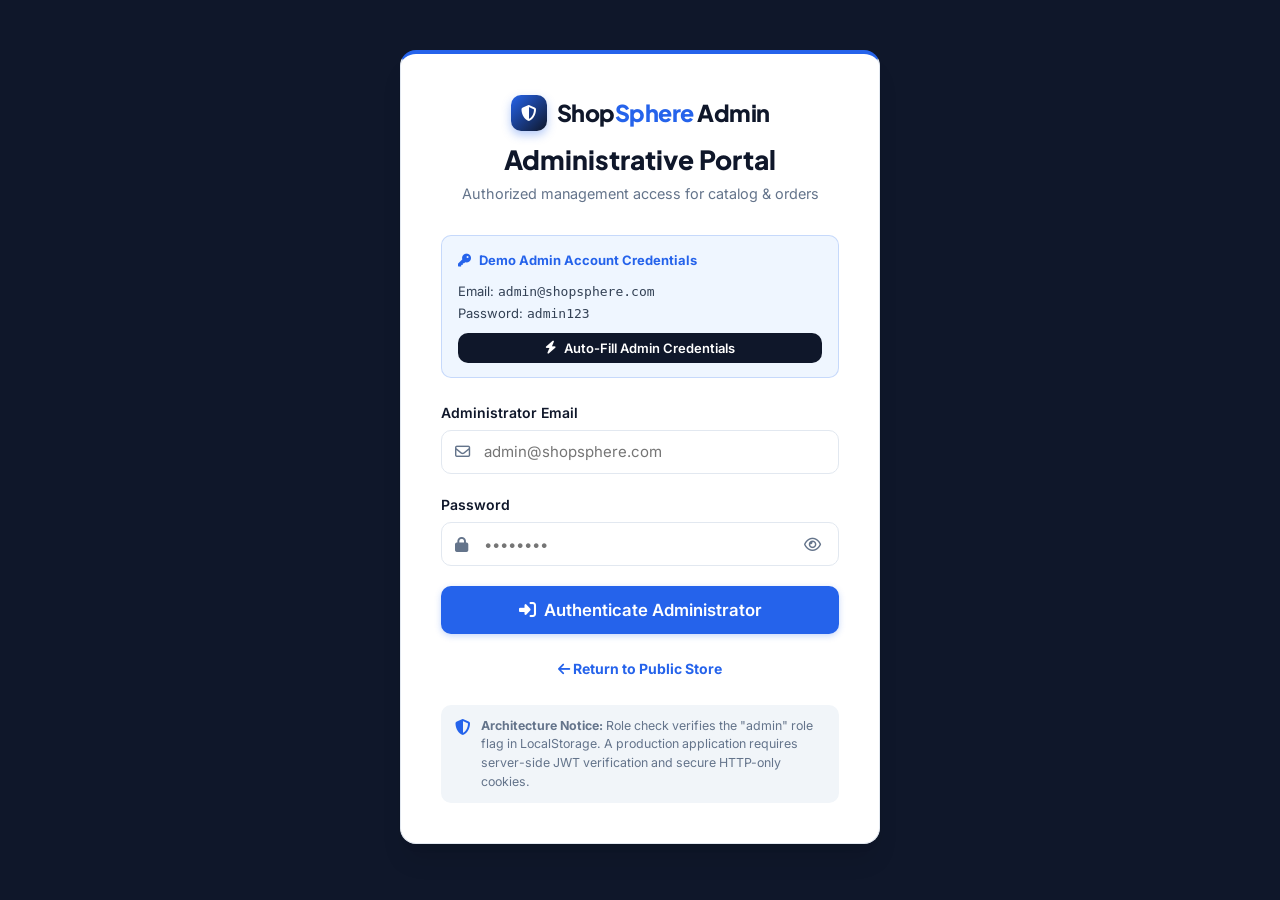
<file: admin-login.html>
<!DOCTYPE html>
<html lang="en">
<head>
  <meta charset="UTF-8">
  <meta name="viewport" content="width=device-width, initial-scale=1.0">
  <title>Admin Portal Login – ShopSphere</title>
  
  <!-- Fonts & Icons -->
  <link rel="icon" type="image/svg+xml" href="assets/icons/favicon.svg">
  <link rel="preconnect" href="https://fonts.googleapis.com">
  <link rel="icon" type="image/svg+xml" href="assets/icons/favicon.svg">
  <link rel="preconnect" href="https://fonts.gstatic.com" crossorigin>
  <link href="https://fonts.googleapis.com/css2?family=Inter:wght@300;400;500;600;700;800&family=Plus+Jakarta+Sans:wght@600;700;800&display=swap" rel="stylesheet">
  <link rel="stylesheet" href="https://cdnjs.cloudflare.com/ajax/libs/font-awesome/6.5.1/css/all.min.css">
  
  <!-- Stylesheets -->
  <link rel="stylesheet" href="css/style.css">
  <link rel="stylesheet" href="css/auth.css">
  <link rel="stylesheet" href="css/responsive.css">
</head>
<body style="background-color: #0f172a;">

  <main class="auth-page">
    <div class="auth-card" style="border-top: 4px solid var(--primary-blue);">
      <div class="auth-header">
        <a href="index.html" class="brand-logo" style="justify-content: center; margin-bottom: 12px;">
          <div class="logo-sphere-icon"><i class="fa-solid fa-shield-halved"></i></div>
          <span>Shop<span class="brand-accent">Sphere</span> Admin</span>
        </a>
        <h1 class="auth-title">Administrative Portal</h1>
        <p class="auth-subtitle">Authorized management access for catalog & orders</p>
      </div>

      <!-- Quick Fill Box -->
      <div class="demo-credentials-box" style="background-color: #eff6ff;">
        <div class="demo-title">
          <i class="fa-solid fa-key"></i> Demo Admin Account Credentials
        </div>
        <p style="font-size:0.8125rem; margin-bottom:8px; color:var(--text-body);">
          Email: <code>admin@shopsphere.com</code><br>
          Password: <code>admin123</code>
        </p>
        <button type="button" class="btn btn-secondary btn-sm btn-block" onclick="fillAdminCredentials()">
          <i class="fa-solid fa-bolt"></i> Auto-Fill Admin Credentials
        </button>
      </div>

      <!-- Admin Login Form -->
      <form class="auth-form" id="admin-login-form">
        <div class="form-group">
          <label for="admin-email" class="form-label">Administrator Email</label>
          <div class="input-with-icon">
            <i class="fa-regular fa-envelope input-icon"></i>
            <input type="email" id="admin-email" class="form-input" placeholder="admin@shopsphere.com" required autocomplete="email">
          </div>
        </div>

        <div class="form-group">
          <label for="admin-password" class="form-label">Password</label>
          <div class="input-with-icon">
            <i class="fa-solid fa-lock input-icon"></i>
            <input type="password" id="admin-password" class="form-input" placeholder="••••••••" required autocomplete="current-password">
            <button type="button" class="password-toggle-btn" id="toggleAdminPass" aria-label="Toggle password">
              <i class="fa-regular fa-eye"></i>
            </button>
          </div>
          <span class="input-error-msg" id="admin-error"></span>
        </div>

        <button type="submit" class="btn btn-primary btn-block btn-lg" id="btn-admin-submit">
          <i class="fa-solid fa-right-to-bracket"></i> Authenticate Administrator
        </button>
      </form>

      <div class="auth-switch-prompt">
        <a href="index.html"><i class="fa-solid fa-arrow-left"></i> Return to Public Store</a>
      </div>

      <!-- Security Notice -->
      <div class="demo-notice-alert">
        <i class="fa-solid fa-shield-halved"></i>
        <span><strong>Architecture Notice:</strong> Role check verifies the "admin" role flag in LocalStorage. A production application requires server-side JWT verification and secure HTTP-only cookies.</span>
      </div>
    </div>
  </main>

  <!-- Scripts -->
  <script src="js/data.js"></script>
  <script src="js/storage.js"></script>
  <script src="js/auth.js"></script>
  <script src="js/main.js"></script>

  <script>
    function fillAdminCredentials() {
      document.getElementById("admin-email").value = "admin@shopsphere.com";
      document.getElementById("admin-password").value = "admin123";
      if (typeof Toast !== "undefined") {
        Toast.show("Admin credentials filled", "info");
      }
    }

    document.addEventListener("DOMContentLoaded", () => {
      const toggle = document.getElementById("toggleAdminPass");
      const pass = document.getElementById("admin-password");
      if (toggle && pass) {
        toggle.addEventListener("click", () => {
          const type = pass.getAttribute("type") === "password" ? "text" : "password";
          pass.setAttribute("type", type);
          const icon = toggle.querySelector("i");
          if (icon) {
            icon.classList.toggle("fa-eye");
            icon.classList.toggle("fa-eye-slash");
          }
        });
      }

      const form = document.getElementById("admin-login-form");
      form.addEventListener("submit", (e) => {
        e.preventDefault();
        const email = document.getElementById("admin-email").value.trim();
        const password = document.getElementById("admin-password").value;
        const err = document.getElementById("admin-error");
        err.classList.remove("visible");

        const result = Auth.login(email, password, "admin");

        if (result.success) {
          Toast.show("Admin authenticated successfully!", "success");
          setTimeout(() => {
            window.location.href = "admin.html";
          }, 800);
        } else {
          err.textContent = result.message;
          err.classList.add("visible");
          Toast.show(result.message, "error");
        }
      });
    });
  </script>
</body>
</html>
</file>
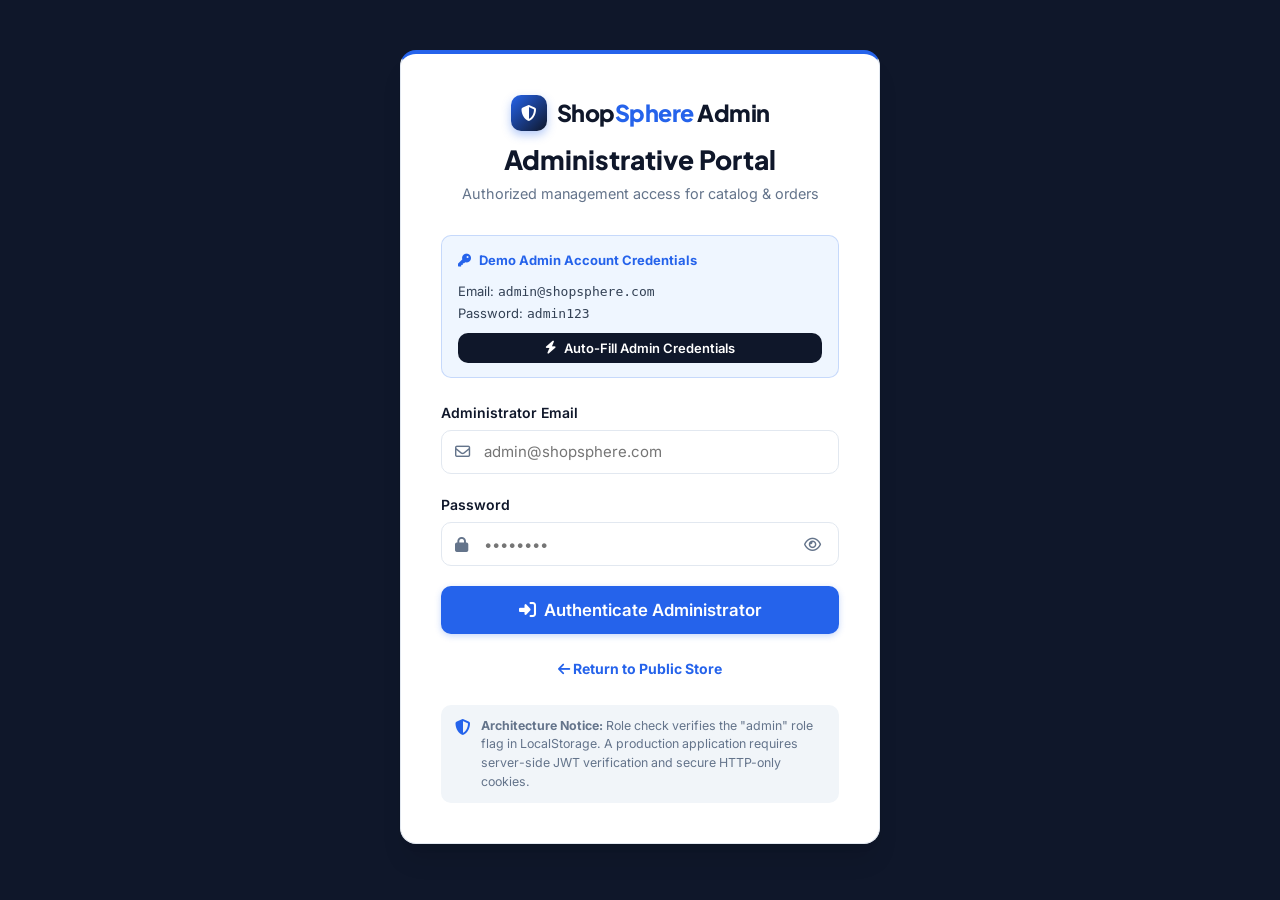
<file: admin.html>
<!DOCTYPE html>
<html lang="en">
<head>
  <meta charset="UTF-8">
  <meta name="viewport" content="width=device-width, initial-scale=1.0">
  <title>Admin Dashboard – ShopSphere</title>
  
  <!-- Fonts & Icons -->
  <link rel="icon" type="image/svg+xml" href="assets/icons/favicon.svg">
  <link rel="preconnect" href="https://fonts.googleapis.com">
  <link rel="icon" type="image/svg+xml" href="assets/icons/favicon.svg">
  <link rel="preconnect" href="https://fonts.gstatic.com" crossorigin>
  <link href="https://fonts.googleapis.com/css2?family=Inter:wght@300;400;500;600;700;800&family=Plus+Jakarta+Sans:wght@600;700;800&display=swap" rel="stylesheet">
  <link rel="stylesheet" href="https://cdnjs.cloudflare.com/ajax/libs/font-awesome/6.5.1/css/all.min.css">
  
  <!-- Stylesheets -->
  <link rel="stylesheet" href="css/style.css">
  <link rel="stylesheet" href="css/admin.css">
  <link rel="stylesheet" href="css/responsive.css">
</head>
<body class="admin-body">

  <!-- Admin Sidebar -->
  <aside class="admin-sidebar" aria-label="Admin Navigation">
    <div class="admin-brand">
      <div class="logo-sphere-icon"><i class="fa-solid fa-shield-halved"></i></div>
      <a href="admin.html" class="brand-logo">
        <span>Shop<span class="brand-accent">Sphere</span></span>
      </a>
    </div>

    <ul class="admin-nav-menu">
      <li>
        <a href="#overview" class="admin-nav-item active" data-tab="overview">
          <i class="fa-solid fa-chart-pie"></i>
          <span>Overview</span>
        </a>
      </li>
      <li>
        <a href="#products" class="admin-nav-item" data-tab="products">
          <i class="fa-solid fa-boxes-stacked"></i>
          <span>Products</span>
        </a>
      </li>
      <li>
        <a href="#orders" class="admin-nav-item" data-tab="orders">
          <i class="fa-solid fa-dolly"></i>
          <span>Orders</span>
        </a>
      </li>
      <li>
        <a href="#categories" class="admin-nav-item" data-tab="categories">
          <i class="fa-solid fa-tags"></i>
          <span>Categories</span>
        </a>
      </li>
      <li>
        <a href="#users" class="admin-nav-item" data-tab="users">
          <i class="fa-solid fa-users"></i>
          <span>Users</span>
        </a>
      </li>
    </ul>

    <div class="admin-sidebar-footer">
      <button class="btn-sidebar-store" onclick="Admin.resetFactoryData()" title="Restore default catalog seed data">
        <i class="fa-solid fa-arrow-rotate-left"></i> Reset Seed Data
      </button>
      <a href="index.html" class="btn-sidebar-store">
        <i class="fa-solid fa-store"></i> View Live Store
      </a>
      <button onclick="Auth.logout()" class="btn-sidebar-store" style="color:#f87171;">
        <i class="fa-solid fa-arrow-right-from-bracket"></i> Sign Out
      </button>
    </div>
  </aside>

  <!-- Admin Main Content Area -->
  <div class="admin-main">
    
    <!-- Topbar -->
    <header class="admin-topbar">
      <div class="admin-page-heading">
        <h2>Store Control Center</h2>
      </div>

      <div class="admin-topbar-actions">
        <div class="admin-user-profile">
          <i class="fa-solid fa-user-shield text-primary"></i>
          <span id="admin-display-name">Store Administrator</span>
        </div>
        <a href="index.html" class="btn btn-outline btn-sm">
          <i class="fa-solid fa-arrow-up-right-from-square"></i> Storefront
        </a>
      </div>
    </header>

    <!-- Admin Content Workspace -->
    <main class="admin-content">

      <!-- ==================== TAB 1: OVERVIEW ==================== -->
      <section class="admin-tab-section active" id="tab-overview">
        <!-- Stats Cards Grid -->
        <div class="stats-cards-grid">
          <div class="stat-card">
            <div class="stat-icon products">
              <i class="fa-solid fa-box-archive"></i>
            </div>
            <div class="stat-details">
              <h4>Total Products</h4>
              <div class="stat-number" id="stat-total-products">0</div>
            </div>
          </div>

          <div class="stat-card">
            <div class="stat-icon orders">
              <i class="fa-solid fa-cart-shopping"></i>
            </div>
            <div class="stat-details">
              <h4>Total Orders</h4>
              <div class="stat-number" id="stat-total-orders">0</div>
            </div>
          </div>

          <div class="stat-card">
            <div class="stat-icon users">
              <i class="fa-solid fa-users"></i>
            </div>
            <div class="stat-details">
              <h4>Registered Users</h4>
              <div class="stat-number" id="stat-total-users">0</div>
            </div>
          </div>

          <div class="stat-card">
            <div class="stat-icon revenue">
              <i class="fa-solid fa-sack-dollar"></i>
            </div>
            <div class="stat-details">
              <h4>Total Revenue</h4>
              <div class="stat-number" id="stat-total-revenue">$0.00</div>
            </div>
          </div>
        </div>

        <!-- Recent Orders Table Preview -->
        <div class="admin-card">
          <div class="admin-card-header">
            <h3>Recent Customer Orders</h3>
            <button class="btn btn-outline btn-sm" onclick="document.querySelector('[data-tab=orders]').click()">
              View All Orders
            </button>
          </div>
          <div class="table-responsive">
            <table class="admin-data-table">
              <thead>
                <tr>
                  <th>Order ID</th>
                  <th>Customer</th>
                  <th>Total</th>
                  <th>Status</th>
                  <th>Date</th>
                </tr>
              </thead>
              <tbody id="admin-recent-orders-tbody">
                <!-- Injected via Admin.renderStats() -->
              </tbody>
            </table>
          </div>
        </div>

        <!-- Demo Architecture Notice -->
        <div class="demo-notice-alert">
          <i class="fa-solid fa-circle-info"></i>
          <span><strong>Engineering Note:</strong> All administrative modifications (adding/editing products, updating shipment statuses) persist into browser <code>LocalStorage</code> and immediately reflect across customer-facing catalog pages.</span>
        </div>
      </section>

      <!-- ==================== TAB 2: PRODUCTS ==================== -->
      <section class="admin-tab-section" id="tab-products">
        <div class="admin-card">
          <div class="admin-card-header">
            <h3>Product Catalog Management</h3>
            <div class="admin-table-controls">
              <input type="text" 
                     placeholder="Search product or category..." 
                     class="admin-search-input" 
                     oninput="Admin.handleProductSearch(this.value)">
              <button class="btn btn-primary btn-sm" onclick="Admin.openAddProductModal()">
                <i class="fa-solid fa-plus"></i> Add New Product
              </button>
            </div>
          </div>

          <div class="table-responsive">
            <table class="admin-data-table">
              <thead>
                <tr>
                  <th>Image</th>
                  <th>Product Details</th>
                  <th>Category</th>
                  <th>Price</th>
                  <th>Stock</th>
                  <th>Rating</th>
                  <th>Actions</th>
                </tr>
              </thead>
              <tbody id="admin-products-tbody">
                <!-- Rendered dynamically -->
              </tbody>
            </table>
          </div>
        </div>
      </section>

      <!-- ==================== TAB 3: ORDERS ==================== -->
      <section class="admin-tab-section" id="tab-orders">
        <div class="admin-card">
          <div class="admin-card-header">
            <h3>Customer Orders & Fulfillment</h3>
            <div class="admin-table-controls">
              <select class="sort-select" onchange="Admin.filterOrdersByStatus(this.value)">
                <option value="all">All Statuses</option>
                <option value="Pending">Pending</option>
                <option value="Processing">Processing</option>
                <option value="Shipped">Shipped</option>
                <option value="Delivered">Delivered</option>
                <option value="Cancelled">Cancelled</option>
              </select>
            </div>
          </div>

          <div class="table-responsive">
            <table class="admin-data-table">
              <thead>
                <tr>
                  <th>Order ID</th>
                  <th>Customer</th>
                  <th>Placed Date</th>
                  <th>Items</th>
                  <th>Total</th>
                  <th>Status (Change Live)</th>
                  <th>Action</th>
                </tr>
              </thead>
              <tbody id="admin-orders-tbody">
                <!-- Rendered dynamically -->
              </tbody>
            </table>
          </div>
        </div>
      </section>

      <!-- ==================== TAB 4: CATEGORIES ==================== -->
      <section class="admin-tab-section" id="tab-categories">
        <div class="admin-card">
          <div class="admin-card-header">
            <h3>Manage Store Categories</h3>
          </div>

          <form id="add-category-form" onsubmit="Admin.handleAddCategory(event)" style="display:flex; gap:12px; max-width:500px; margin-bottom: 24px;">
            <input type="text" id="new-category-name" placeholder="Enter new category name..." class="form-input" required>
            <button type="submit" class="btn btn-primary" style="white-space:nowrap;">
              <i class="fa-solid fa-plus"></i> Add Category
            </button>
          </form>

          <div class="admin-category-grid" id="admin-categories-list">
            <!-- Dynamically populated -->
          </div>
        </div>
      </section>

      <!-- ==================== TAB 5: USERS ==================== -->
      <section class="admin-tab-section" id="tab-users">
        <div class="admin-card">
          <div class="admin-card-header">
            <h3>Registered Demo Users</h3>
          </div>

          <div class="table-responsive">
            <table class="admin-data-table">
              <thead>
                <tr>
                  <th>User Full Name</th>
                  <th>Email</th>
                  <th>Assigned Role</th>
                  <th>Created Date</th>
                  <th>Status</th>
                </tr>
              </thead>
              <tbody id="admin-users-tbody">
                <!-- Dynamically populated -->
              </tbody>
            </table>
          </div>
        </div>
      </section>

    </main>
  </div>

  <!-- Product Add / Edit Modal -->
  <div class="modal-overlay" id="product-modal">
    <div class="modal-box">
      <div class="modal-header">
        <h3 id="product-modal-title">Add New Product</h3>
        <button class="modal-close-btn" onclick="Admin.closeModal('product-modal')" aria-label="Close modal">
          <i class="fa-solid fa-xmark"></i>
        </button>
      </div>

      <div class="modal-body">
        <form id="product-form" onsubmit="Admin.saveProductForm(event)">
          <input type="hidden" id="prod-form-id">

          <div class="prod-form-grid">
            <div class="form-group full-span">
              <label class="form-label">Product Name *</label>
              <input type="text" id="prod-form-name" class="form-input" placeholder="e.g. AuraSound Pro Wireless ANC Headphones" required>
            </div>

            <div class="form-group">
              <label class="form-label">Category *</label>
              <select id="prod-form-category" class="form-input" required>
                <option value="Electronics">Electronics</option>
                <option value="Fashion">Fashion</option>
                <option value="Home & Kitchen">Home & Kitchen</option>
                <option value="Accessories">Accessories</option>
                <option value="Books">Books</option>
              </select>
            </div>

            <div class="form-group">
              <label class="form-label">Stock Quantity *</label>
              <input type="number" id="prod-form-stock" class="form-input" min="0" value="20" required>
            </div>

            <div class="form-group">
              <label class="form-label">Selling Price ($) *</label>
              <input type="number" id="prod-form-price" class="form-input" step="0.01" min="0" placeholder="149.99" required>
            </div>

            <div class="form-group">
              <label class="form-label">Original / List Price ($)</label>
              <input type="number" id="prod-form-original-price" class="form-input" step="0.01" min="0" placeholder="199.99">
            </div>

            <div class="form-group full-span">
              <label class="form-label">Image URL</label>
              <input type="url" id="prod-form-image" class="form-input" placeholder="https://images.unsplash.com/...">
              <small class="text-muted">Leave empty to use automatic SVG category placeholder.</small>
            </div>

            <div class="form-group full-span">
              <label class="form-label">Product Description</label>
              <textarea id="prod-form-desc" class="form-input" rows="3" placeholder="Describe the item's specifications and key benefits..."></textarea>
            </div>

            <div class="form-group full-span checkbox-group">
              <label class="checkbox-filter-label">
                <input type="checkbox" id="prod-form-featured">
                <span>Featured Product</span>
              </label>
              <label class="checkbox-filter-label">
                <input type="checkbox" id="prod-form-bestseller">
                <span>Best Seller Badge</span>
              </label>
            </div>
          </div>

          <div style="display:flex; justify-content: flex-end; gap: 12px; margin-top: 24px; padding-top: 16px; border-top: 1px solid var(--border-light);">
            <button type="button" class="btn btn-outline" onclick="Admin.closeModal('product-modal')">Cancel</button>
            <button type="submit" class="btn btn-primary">Save Product</button>
          </div>
        </form>
      </div>
    </div>
  </div>

  <!-- Detailed Order Modal for Admin -->
  <div class="modal-overlay" id="order-details-modal">
    <div class="modal-box">
      <div class="modal-header">
        <h3>Order Invoice Breakdown</h3>
        <button class="modal-close-btn" onclick="Orders.closeOrderModal()" aria-label="Close modal">
          <i class="fa-solid fa-xmark"></i>
        </button>
      </div>
      <div class="modal-body" id="order-modal-body">
        <!-- Rendered by Orders.showOrderModal() -->
      </div>
    </div>
  </div>

  <!-- Scripts -->
  <script src="js/data.js"></script>
  <script src="js/storage.js"></script>
  <script src="js/auth.js"></script>
  <script src="js/products.js"></script>
  <script src="js/cart.js"></script>
  <script src="js/orders.js"></script>
  <script src="js/admin.js"></script>
  <script src="js/main.js"></script>

  <script>
    document.addEventListener("DOMContentLoaded", () => {
      Admin.init();
    });
  </script>
</body>
</html>
</file>
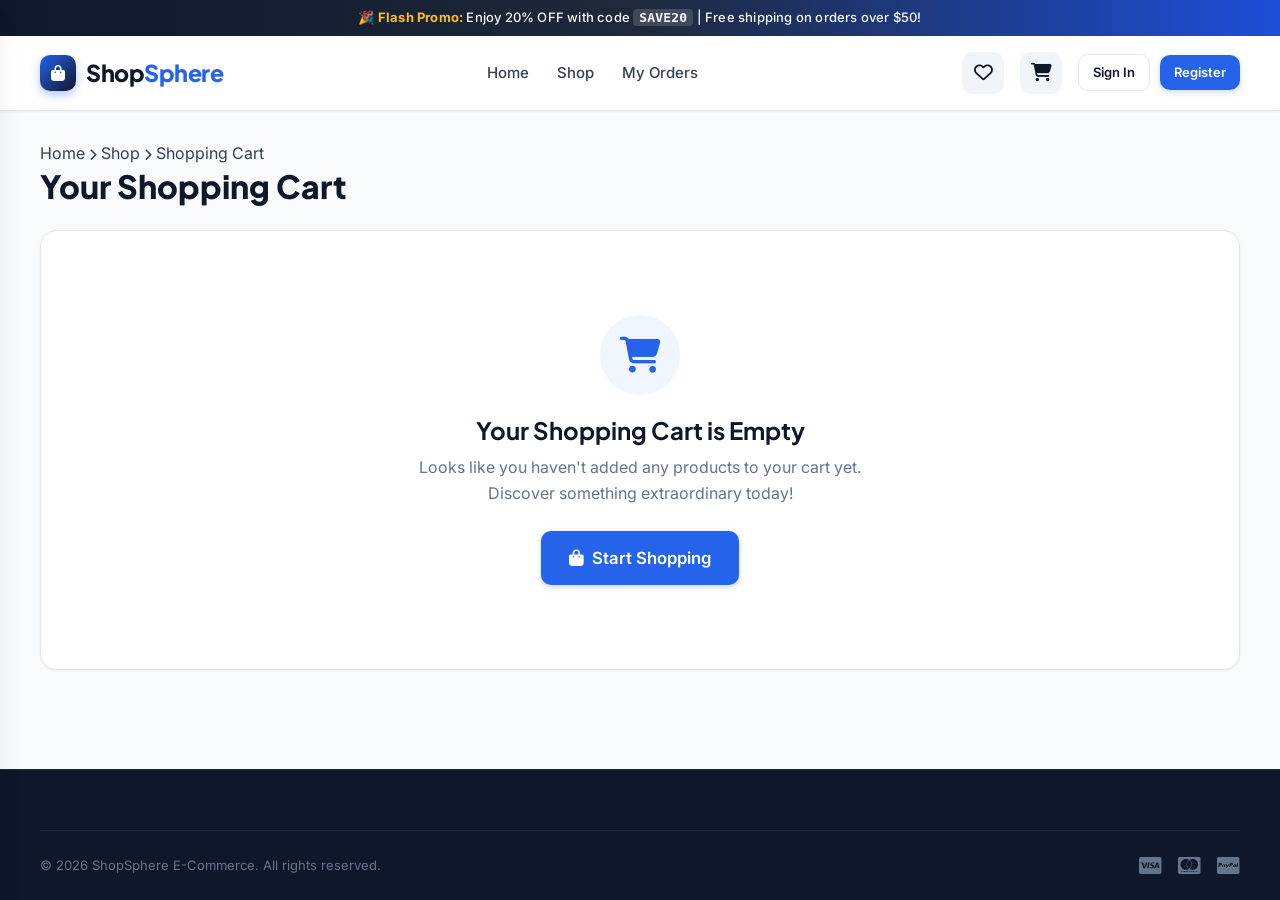
<file: cart.html>
<!DOCTYPE html>
<html lang="en">
<head>
  <meta charset="UTF-8">
  <meta name="viewport" content="width=device-width, initial-scale=1.0">
  <title>Shopping Cart – ShopSphere</title>
  
  <!-- Fonts & Icons -->
  <link rel="icon" type="image/svg+xml" href="assets/icons/favicon.svg">
  <link rel="preconnect" href="https://fonts.googleapis.com">
  <link rel="icon" type="image/svg+xml" href="assets/icons/favicon.svg">
  <link rel="preconnect" href="https://fonts.gstatic.com" crossorigin>
  <link href="https://fonts.googleapis.com/css2?family=Inter:wght@300;400;500;600;700;800&family=Plus+Jakarta+Sans:wght@600;700;800&display=swap" rel="stylesheet">
  <link rel="stylesheet" href="https://cdnjs.cloudflare.com/ajax/libs/font-awesome/6.5.1/css/all.min.css">
  
  <!-- Stylesheets -->
  <link rel="stylesheet" href="css/style.css">
  <link rel="stylesheet" href="css/cart.css">
  <link rel="stylesheet" href="css/responsive.css">
</head>
<body>

  <!-- Top Announcement Promo Bar -->
  <aside class="announcement-bar" aria-label="Special Offers">
    <div class="container">
      <span>🎉 <strong>Flash Promo:</strong> Enjoy 20% OFF with code <code>SAVE20</code> | Free shipping on orders over $50!</span>
    </div>
  </aside>

  <!-- Sticky Header Navbar -->
  <header class="site-header">
    <div class="container">
      <nav class="navbar" aria-label="Main Navigation">
        <button class="mobile-menu-btn" id="mobileMenuBtn" aria-label="Toggle navigation menu">
          <i class="fa-solid fa-bars"></i>
        </button>

        <a href="index.html" class="brand-logo">
          <div class="logo-sphere-icon">
            <i class="fa-solid fa-bag-shopping"></i>
          </div>
          <span>Shop<span class="brand-accent">Sphere</span></span>
        </a>

        <ul class="nav-links">
          <li><a href="index.html" class="nav-link">Home</a></li>
          <li><a href="shop.html" class="nav-link">Shop</a></li>
          <li><a href="orders.html" class="nav-link">My Orders</a></li>
        </ul>

        <div class="nav-actions">
          <a href="shop.html" class="nav-action-btn" title="View Wishlist" aria-label="Wishlist">
            <i class="fa-regular fa-heart"></i>
            <span class="count-badge wishlist-count-badge" style="display:none;">0</span>
          </a>

          <a href="cart.html" class="nav-action-btn" title="Shopping Cart" aria-label="Shopping Cart">
            <i class="fa-solid fa-cart-shopping"></i>
            <span class="count-badge cart-count-badge" style="display:none;">0</span>
          </a>

          <div class="nav-auth-container">
            <!-- Populated by main.js -->
          </div>
        </div>
      </nav>
    </div>
  </header>

  <!-- Mobile Navigation Drawer -->
  <div class="mobile-nav-backdrop" id="mobileNavBackdrop"></div>
  <aside class="mobile-nav-drawer" id="mobileNavDrawer" aria-label="Mobile Navigation Drawer">
    <div class="mobile-drawer-header">
      <a href="index.html" class="brand-logo">
        <div class="logo-sphere-icon"><i class="fa-solid fa-bag-shopping"></i></div>
        <span>Shop<span class="brand-accent">Sphere</span></span>
      </a>
      <button id="closeMobileNavBtn" aria-label="Close navigation menu" style="font-size: 1.25rem; color: var(--text-muted);">
        <i class="fa-solid fa-xmark"></i>
      </button>
    </div>
    <div class="mobile-drawer-body">
      <ul class="mobile-nav-links">
        <li><a href="index.html"><i class="fa-solid fa-house"></i> Home</a></li>
        <li><a href="shop.html"><i class="fa-solid fa-store"></i> Shop Products</a></li>
        <li><a href="orders.html"><i class="fa-solid fa-box-open"></i> My Orders</a></li>
        <li><a href="cart.html" class="active"><i class="fa-solid fa-cart-shopping"></i> Shopping Cart</a></li>
        <li><a href="admin.html"><i class="fa-solid fa-shield-halved"></i> Admin Portal</a></li>
      </ul>
    </div>
  </aside>

  <!-- Main Cart Section -->
  <main class="cart-page">
    <div class="container">
      
      <!-- Breadcrumbs -->
      <nav class="breadcrumbs" aria-label="Breadcrumbs">
        <a href="index.html">Home</a>
        <i class="fa-solid fa-chevron-right" style="font-size:0.75rem;"></i>
        <a href="shop.html">Shop</a>
        <i class="fa-solid fa-chevron-right" style="font-size:0.75rem;"></i>
        <span class="current">Shopping Cart</span>
      </nav>

      <h1 style="font-size: 2rem; margin-bottom: 24px; font-weight: 800;">Your Shopping Cart</h1>

      <!-- 2-Column Cart Layout -->
      <div class="cart-layout" id="cart-layout">
        <!-- Left: Cart Items List -->
        <div class="cart-items-wrapper" id="cart-items-container">
          <!-- Rendered by Cart.renderCartPage() -->
        </div>

        <!-- Right: Order Summary Sidebar -->
        <div class="cart-summary-sidebar" id="cart-summary-container">
          <!-- Rendered by Cart.renderCartPage() -->
        </div>
      </div>

    </div>
  </main>

  <!-- Footer -->
  <footer class="site-footer">
    <div class="container">
      <div class="footer-bottom-bar">
        <p>&copy; 2026 ShopSphere E-Commerce. All rights reserved.</p>
        <div class="footer-badges">
          <i class="fa-brands fa-cc-visa"></i>
          <i class="fa-brands fa-cc-mastercard"></i>
          <i class="fa-brands fa-cc-paypal"></i>
        </div>
      </div>
    </div>
  </footer>

  <!-- Scripts -->
  <script src="js/data.js"></script>
  <script src="js/storage.js"></script>
  <script src="js/auth.js"></script>
  <script src="js/products.js"></script>
  <script src="js/cart.js"></script>
  <script src="js/wishlist.js"></script>
  <script src="js/main.js"></script>

  <script>
    document.addEventListener("DOMContentLoaded", () => {
      Cart.renderCartPage();
    });
  </script>
</body>
</html>
</file>
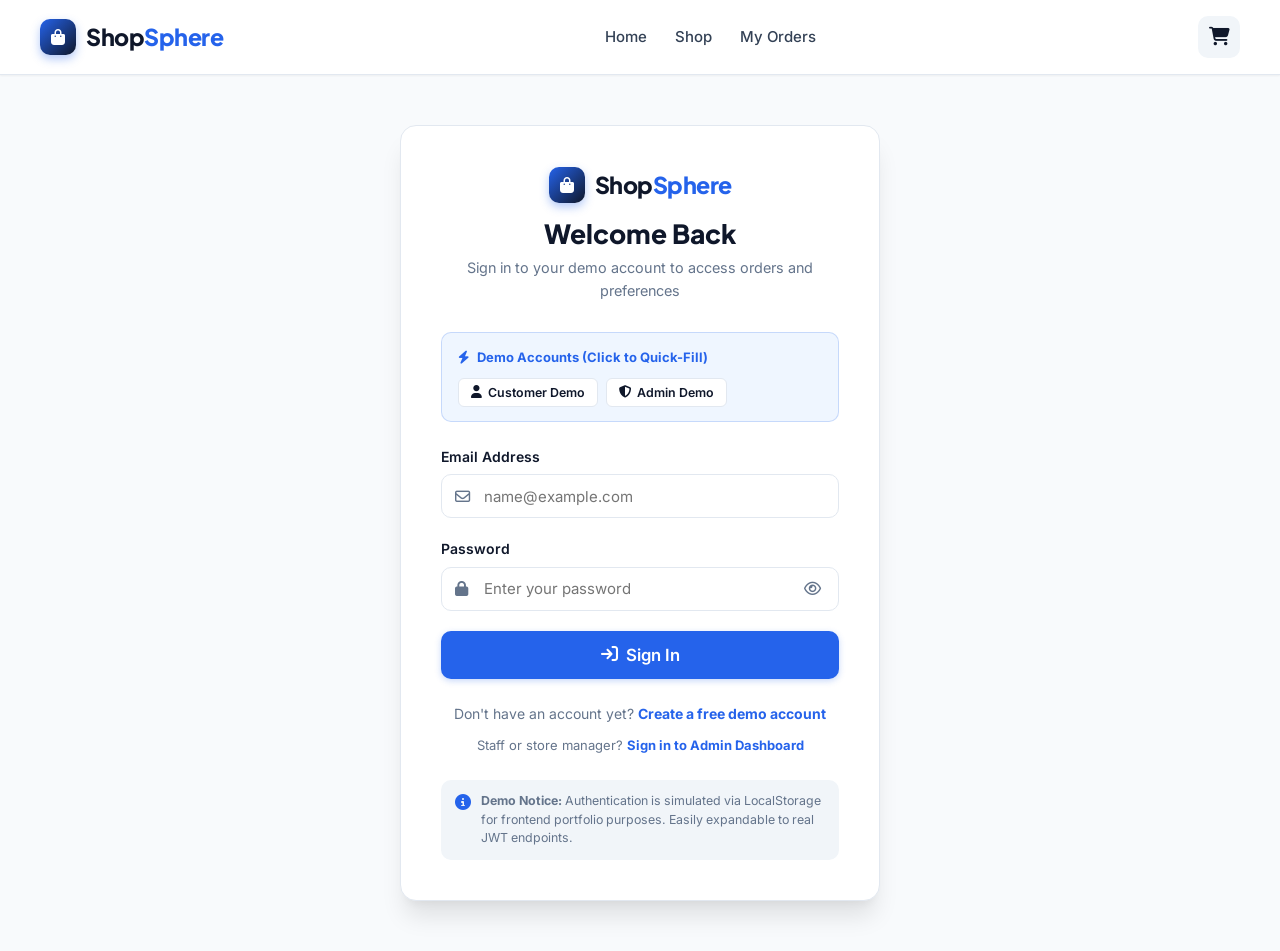
<file: login.html>
<!DOCTYPE html>
<html lang="en">
<head>
  <meta charset="UTF-8">
  <meta name="viewport" content="width=device-width, initial-scale=1.0">
  <title>Sign In – ShopSphere</title>
  
  <!-- Fonts & Icons -->
  <link rel="icon" type="image/svg+xml" href="assets/icons/favicon.svg">
  <link rel="preconnect" href="https://fonts.googleapis.com">
  <link rel="icon" type="image/svg+xml" href="assets/icons/favicon.svg">
  <link rel="preconnect" href="https://fonts.gstatic.com" crossorigin>
  <link href="https://fonts.googleapis.com/css2?family=Inter:wght@300;400;500;600;700;800&family=Plus+Jakarta+Sans:wght@600;700;800&display=swap" rel="stylesheet">
  <link rel="stylesheet" href="https://cdnjs.cloudflare.com/ajax/libs/font-awesome/6.5.1/css/all.min.css">
  
  <!-- Stylesheets -->
  <link rel="stylesheet" href="css/style.css">
  <link rel="stylesheet" href="css/auth.css">
  <link rel="stylesheet" href="css/responsive.css">
</head>
<body>

  <!-- Sticky Header Navbar -->
  <header class="site-header">
    <div class="container">
      <nav class="navbar" aria-label="Main Navigation">
        <a href="index.html" class="brand-logo">
          <div class="logo-sphere-icon">
            <i class="fa-solid fa-bag-shopping"></i>
          </div>
          <span>Shop<span class="brand-accent">Sphere</span></span>
        </a>

        <ul class="nav-links">
          <li><a href="index.html" class="nav-link">Home</a></li>
          <li><a href="shop.html" class="nav-link">Shop</a></li>
          <li><a href="orders.html" class="nav-link">My Orders</a></li>
        </ul>

        <div class="nav-actions">
          <a href="cart.html" class="nav-action-btn" title="Shopping Cart">
            <i class="fa-solid fa-cart-shopping"></i>
            <span class="count-badge cart-count-badge" style="display:none;">0</span>
          </a>
        </div>
      </nav>
    </div>
  </header>

  <!-- Login Card Content -->
  <main class="auth-page">
    <div class="auth-card">
      <div class="auth-header">
        <a href="index.html" class="brand-logo">
          <div class="logo-sphere-icon"><i class="fa-solid fa-bag-shopping"></i></div>
          <span>Shop<span class="brand-accent">Sphere</span></span>
        </a>
        <h1 class="auth-title">Welcome Back</h1>
        <p class="auth-subtitle">Sign in to your demo account to access orders and preferences</p>
      </div>

      <!-- Quick Demo Credentials Box -->
      <div class="demo-credentials-box">
        <div class="demo-title">
          <i class="fa-solid fa-bolt"></i> Demo Accounts (Click to Quick-Fill)
        </div>
        <div class="demo-buttons-row">
          <button type="button" class="btn-fill-demo" onclick="fillCredentials('john@example.com', 'password123')">
            <i class="fa-solid fa-user"></i> Customer Demo
          </button>
          <button type="button" class="btn-fill-demo" onclick="fillCredentials('admin@shopsphere.com', 'admin123')">
            <i class="fa-solid fa-shield-halved"></i> Admin Demo
          </button>
        </div>
      </div>

      <!-- Login Form -->
      <form class="auth-form" id="login-form">
        <div class="form-group">
          <label for="email" class="form-label">Email Address</label>
          <div class="input-with-icon">
            <i class="fa-regular fa-envelope input-icon"></i>
            <input type="email" id="email" class="form-input" placeholder="name@example.com" required autocomplete="email">
          </div>
          <span class="input-error-msg" id="email-error"></span>
        </div>

        <div class="form-group">
          <div style="display: flex; justify-content: space-between; align-items: center;">
            <label for="password" class="form-label">Password</label>
          </div>
          <div class="input-with-icon">
            <i class="fa-solid fa-lock input-icon"></i>
            <input type="password" id="password" class="form-input" placeholder="Enter your password" required autocomplete="current-password">
            <button type="button" class="password-toggle-btn" id="togglePasswordBtn" aria-label="Toggle password visibility">
              <i class="fa-regular fa-eye"></i>
            </button>
          </div>
          <span class="input-error-msg" id="password-error"></span>
        </div>

        <button type="submit" class="btn btn-primary btn-block btn-lg" id="btn-login-submit">
          <i class="fa-solid fa-arrow-right-to-bracket"></i> Sign In
        </button>
      </form>

      <div class="auth-switch-prompt">
        Don't have an account yet? <a href="register.html">Create a free demo account</a>
      </div>

      <div class="auth-switch-prompt" style="margin-top: 10px; font-size: 0.8125rem;">
        Staff or store manager? <a href="admin-login.html">Sign in to Admin Dashboard</a>
      </div>

      <!-- Educational Disclaimer -->
      <div class="demo-notice-alert">
        <i class="fa-solid fa-circle-info"></i>
        <span><strong>Demo Notice:</strong> Authentication is simulated via LocalStorage for frontend portfolio purposes. Easily expandable to real JWT endpoints.</span>
      </div>
    </div>
  </main>

  <!-- Scripts -->
  <script src="js/data.js"></script>
  <script src="js/storage.js"></script>
  <script src="js/auth.js"></script>
  <script src="js/cart.js"></script>
  <script src="js/wishlist.js"></script>
  <script src="js/main.js"></script>

  <script>
    function fillCredentials(email, pwd) {
      document.getElementById("email").value = email;
      document.getElementById("password").value = pwd;
      if (typeof Toast !== "undefined") {
        Toast.show(`Filled demo credentials for ${email}`, "info");
      }
    }

    document.addEventListener("DOMContentLoaded", () => {
      // Password visibility toggle
      const toggleBtn = document.getElementById("togglePasswordBtn");
      const passwordInput = document.getElementById("password");

      if (toggleBtn && passwordInput) {
        toggleBtn.addEventListener("click", () => {
          const type = passwordInput.getAttribute("type") === "password" ? "text" : "password";
          passwordInput.setAttribute("type", type);
          const icon = toggleBtn.querySelector("i");
          if (icon) {
            icon.classList.toggle("fa-eye");
            icon.classList.toggle("fa-eye-slash");
          }
        });
      }

      // Handle Login Form Submit
      const form = document.getElementById("login-form");
      form.addEventListener("submit", (e) => {
        e.preventDefault();

        const email = document.getElementById("email").value.trim();
        const password = document.getElementById("password").value;
        const emailErr = document.getElementById("email-error");
        const passwordErr = document.getElementById("password-error");

        emailErr.classList.remove("visible");
        passwordErr.classList.remove("visible");

        const result = Auth.login(email, password);

        if (result.success) {
          Toast.show(result.message, "success");
          setTimeout(() => {
            if (result.user.role === "admin") {
              window.location.href = "admin.html";
            } else {
              const redirect = sessionStorage.getItem("shopsphere_redirect") || "index.html";
              sessionStorage.removeItem("shopsphere_redirect");
              window.location.href = redirect;
            }
          }, 800);
        } else {
          passwordErr.textContent = result.message;
          passwordErr.classList.add("visible");
          Toast.show(result.message, "error");
        }
      });
    });
  </script>
</body>
</html>
</file>
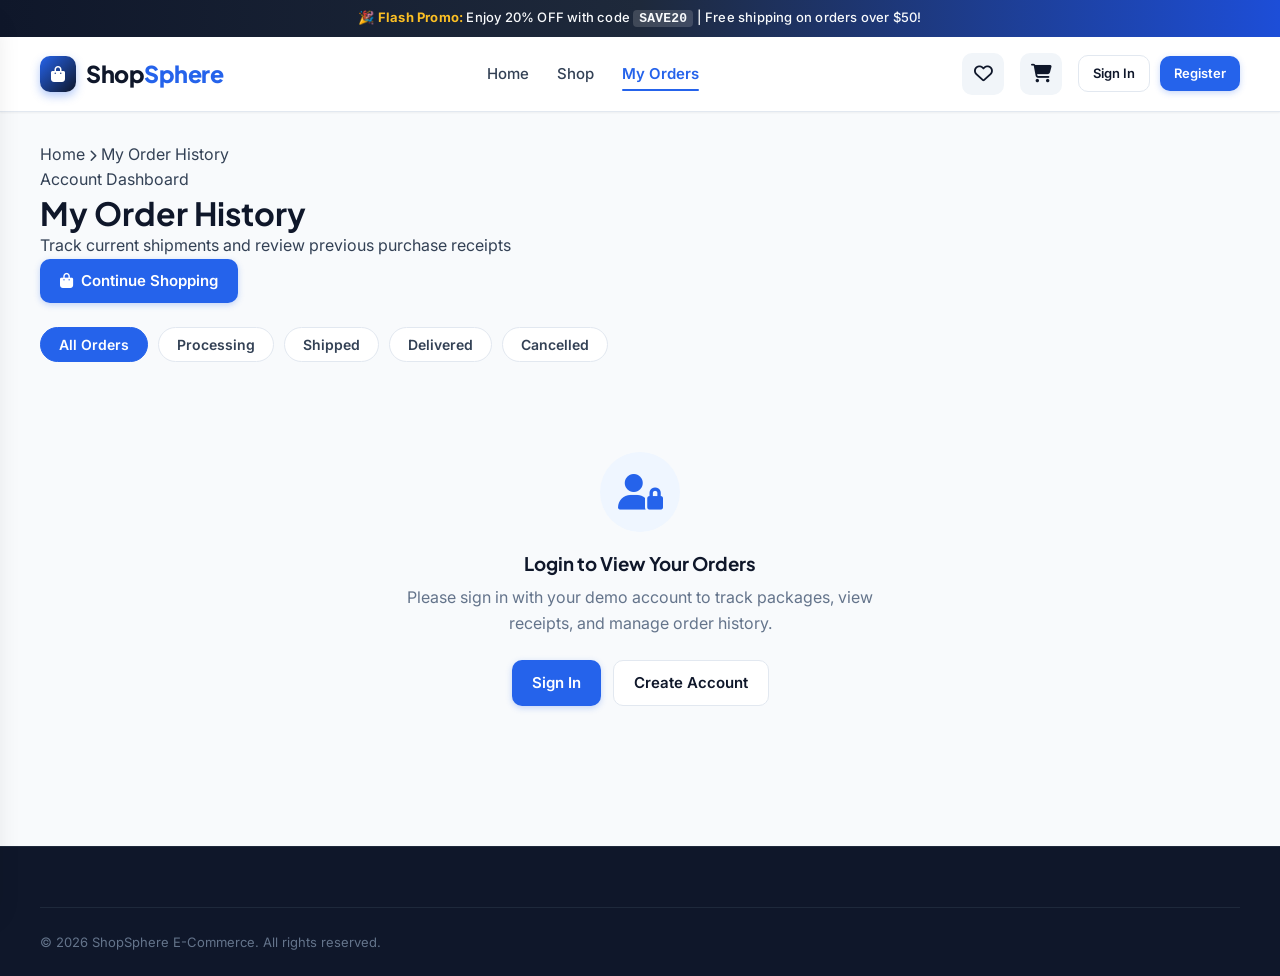
<file: orders.html>
<!DOCTYPE html>
<html lang="en">
<head>
  <meta charset="UTF-8">
  <meta name="viewport" content="width=device-width, initial-scale=1.0">
  <title>My Orders – ShopSphere</title>
  
  <!-- Fonts & Icons -->
  <link rel="icon" type="image/svg+xml" href="assets/icons/favicon.svg">
  <link rel="preconnect" href="https://fonts.googleapis.com">
  <link rel="icon" type="image/svg+xml" href="assets/icons/favicon.svg">
  <link rel="preconnect" href="https://fonts.gstatic.com" crossorigin>
  <link href="https://fonts.googleapis.com/css2?family=Inter:wght@300;400;500;600;700;800&family=Plus+Jakarta+Sans:wght@600;700;800&display=swap" rel="stylesheet">
  <link rel="stylesheet" href="https://cdnjs.cloudflare.com/ajax/libs/font-awesome/6.5.1/css/all.min.css">
  
  <!-- Stylesheets -->
  <link rel="stylesheet" href="css/style.css">
  <link rel="stylesheet" href="css/checkout.css">
  <link rel="stylesheet" href="css/responsive.css">
</head>
<body>

  <!-- Top Announcement Promo Bar -->
  <aside class="announcement-bar" aria-label="Special Offers">
    <div class="container">
      <span>🎉 <strong>Flash Promo:</strong> Enjoy 20% OFF with code <code>SAVE20</code> | Free shipping on orders over $50!</span>
    </div>
  </aside>

  <!-- Sticky Header Navbar -->
  <header class="site-header">
    <div class="container">
      <nav class="navbar" aria-label="Main Navigation">
        <button class="mobile-menu-btn" id="mobileMenuBtn" aria-label="Toggle navigation menu">
          <i class="fa-solid fa-bars"></i>
        </button>

        <a href="index.html" class="brand-logo">
          <div class="logo-sphere-icon"><i class="fa-solid fa-bag-shopping"></i></div>
          <span>Shop<span class="brand-accent">Sphere</span></span>
        </a>

        <ul class="nav-links">
          <li><a href="index.html" class="nav-link">Home</a></li>
          <li><a href="shop.html" class="nav-link">Shop</a></li>
          <li><a href="orders.html" class="nav-link active">My Orders</a></li>
        </ul>

        <div class="nav-actions">
          <a href="shop.html" class="nav-action-btn" title="View Wishlist">
            <i class="fa-regular fa-heart"></i>
            <span class="count-badge wishlist-count-badge" style="display:none;">0</span>
          </a>

          <a href="cart.html" class="nav-action-btn" title="Shopping Cart">
            <i class="fa-solid fa-cart-shopping"></i>
            <span class="count-badge cart-count-badge" style="display:none;">0</span>
          </a>

          <div class="nav-auth-container">
            <!-- Populated by main.js -->
          </div>
        </div>
      </nav>
    </div>
  </header>

  <!-- Mobile Navigation Drawer -->
  <div class="mobile-nav-backdrop" id="mobileNavBackdrop"></div>
  <aside class="mobile-nav-drawer" id="mobileNavDrawer" aria-label="Mobile Navigation Drawer">
    <div class="mobile-drawer-header">
      <a href="index.html" class="brand-logo">
        <div class="logo-sphere-icon"><i class="fa-solid fa-bag-shopping"></i></div>
        <span>Shop<span class="brand-accent">Sphere</span></span>
      </a>
      <button id="closeMobileNavBtn" aria-label="Close navigation menu" style="font-size: 1.25rem; color: var(--text-muted);">
        <i class="fa-solid fa-xmark"></i>
      </button>
    </div>
    <div class="mobile-drawer-body">
      <ul class="mobile-nav-links">
        <li><a href="index.html"><i class="fa-solid fa-house"></i> Home</a></li>
        <li><a href="shop.html"><i class="fa-solid fa-store"></i> Shop Products</a></li>
        <li><a href="orders.html" class="active"><i class="fa-solid fa-box-open"></i> My Orders</a></li>
        <li><a href="cart.html"><i class="fa-solid fa-cart-shopping"></i> Shopping Cart</a></li>
        <li><a href="admin.html"><i class="fa-solid fa-shield-halved"></i> Admin Portal</a></li>
      </ul>
    </div>
  </aside>

  <!-- Main Orders View -->
  <main class="orders-page">
    <div class="container">
      
      <!-- Breadcrumbs -->
      <nav class="breadcrumbs" aria-label="Breadcrumbs">
        <a href="index.html">Home</a>
        <i class="fa-solid fa-chevron-right" style="font-size:0.75rem;"></i>
        <span class="current">My Order History</span>
      </nav>

      <div class="section-header">
        <div>
          <span class="section-tag">Account Dashboard</span>
          <h1 class="section-title">My Order History</h1>
          <p class="section-subtitle">Track current shipments and review previous purchase receipts</p>
        </div>
        <a href="shop.html" class="btn btn-primary">
          <i class="fa-solid fa-bag-shopping"></i> Continue Shopping
        </a>
      </div>

      <!-- Guest Prompt Notice -->
      <div id="orders-guest-notice" style="display:none; margin-bottom: 24px;"></div>

      <!-- Status Filters Bar -->
      <div class="orders-filter-bar">
        <button class="order-filter-btn active" data-status="all">All Orders</button>
        <button class="order-filter-btn" data-status="Processing">Processing</button>
        <button class="order-filter-btn" data-status="Shipped">Shipped</button>
        <button class="order-filter-btn" data-status="Delivered">Delivered</button>
        <button class="order-filter-btn" data-status="Cancelled">Cancelled</button>
      </div>

      <!-- Orders List Container -->
      <div class="orders-list-container" id="orders-list-container">
        <!-- Rendered by Orders.initOrdersPage() -->
      </div>

    </div>
  </main>

  <!-- Detailed Order Modal -->
  <div class="modal-overlay" id="order-details-modal">
    <div class="modal-box">
      <div class="modal-header">
        <h3>Order Details & Tracking</h3>
        <button class="modal-close-btn" onclick="Orders.closeOrderModal()" aria-label="Close modal">
          <i class="fa-solid fa-xmark"></i>
        </button>
      </div>
      <div class="modal-body" id="order-modal-body">
        <!-- Injected dynamically by Orders.showOrderModal() -->
      </div>
    </div>
  </div>

  <!-- Footer -->
  <footer class="site-footer">
    <div class="container">
      <div class="footer-bottom-bar">
        <p>&copy; 2026 ShopSphere E-Commerce. All rights reserved.</p>
      </div>
    </div>
  </footer>

  <!-- Scripts -->
  <script src="js/data.js"></script>
  <script src="js/storage.js"></script>
  <script src="js/auth.js"></script>
  <script src="js/products.js"></script>
  <script src="js/cart.js"></script>
  <script src="js/orders.js"></script>
  <script src="js/wishlist.js"></script>
  <script src="js/main.js"></script>

  <script>
    document.addEventListener("DOMContentLoaded", () => {
      Orders.initOrdersPage();
    });
  </script>
</body>
</html>
</file>
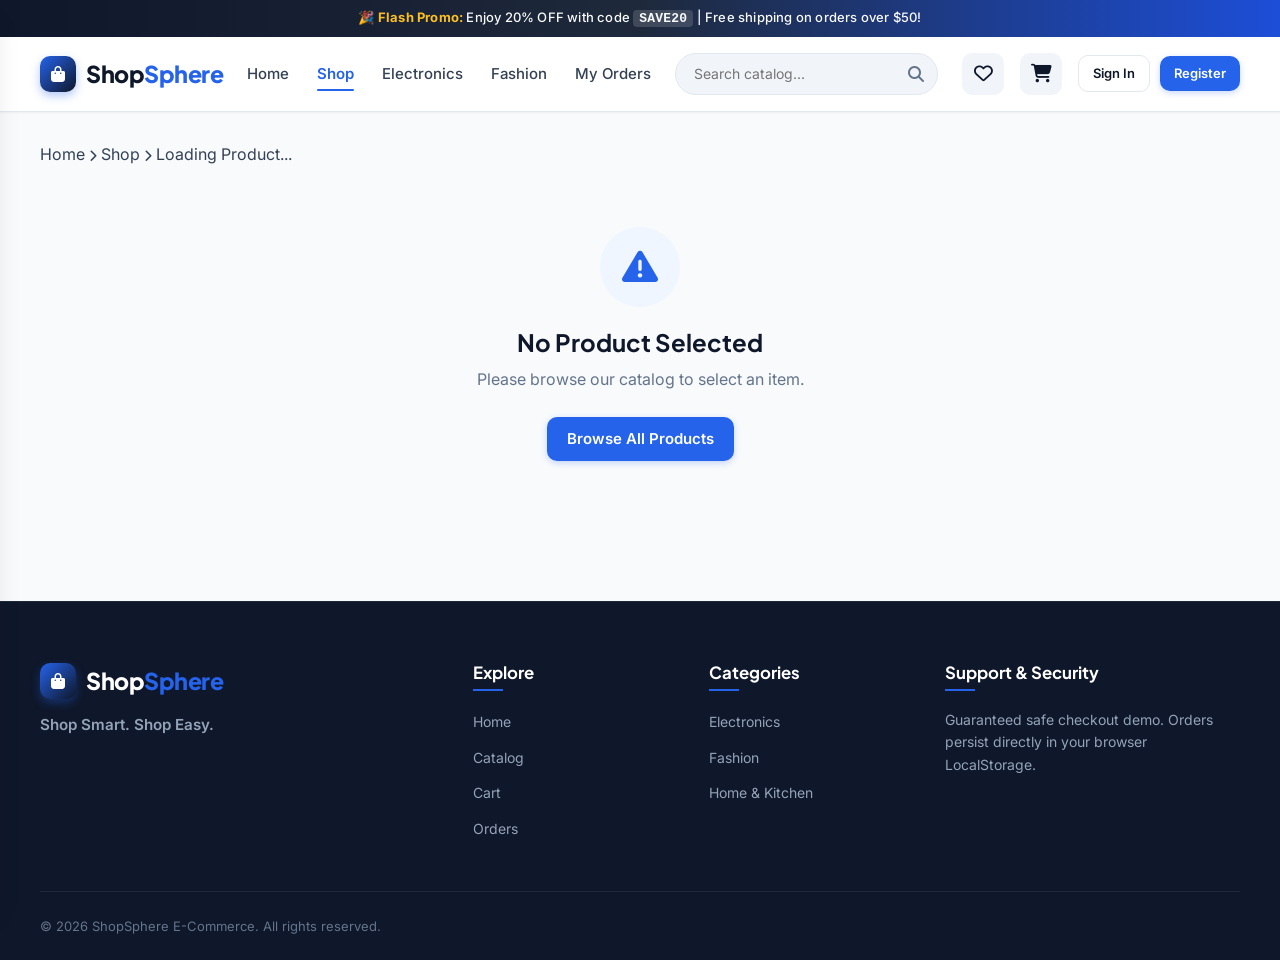
<file: product.html>
<!DOCTYPE html>
<html lang="en">
<head>
  <meta charset="UTF-8">
  <meta name="viewport" content="width=device-width, initial-scale=1.0">
  <title>Product Details – ShopSphere</title>
  
  <!-- Fonts & Icons -->
  <link rel="icon" type="image/svg+xml" href="assets/icons/favicon.svg">
  <link rel="preconnect" href="https://fonts.googleapis.com">
  <link rel="icon" type="image/svg+xml" href="assets/icons/favicon.svg">
  <link rel="preconnect" href="https://fonts.gstatic.com" crossorigin>
  <link href="https://fonts.googleapis.com/css2?family=Inter:wght@300;400;500;600;700;800&family=Plus+Jakarta+Sans:wght@600;700;800&display=swap" rel="stylesheet">
  <link rel="stylesheet" href="https://cdnjs.cloudflare.com/ajax/libs/font-awesome/6.5.1/css/all.min.css">
  
  <!-- Stylesheets -->
  <link rel="stylesheet" href="css/style.css">
  <link rel="stylesheet" href="css/product.css">
  <link rel="stylesheet" href="css/responsive.css">
</head>
<body>

  <!-- Top Announcement Promo Bar -->
  <aside class="announcement-bar" aria-label="Special Offers">
    <div class="container">
      <span>🎉 <strong>Flash Promo:</strong> Enjoy 20% OFF with code <code>SAVE20</code> | Free shipping on orders over $50!</span>
    </div>
  </aside>

  <!-- Sticky Header Navbar -->
  <header class="site-header">
    <div class="container">
      <nav class="navbar" aria-label="Main Navigation">
        <button class="mobile-menu-btn" id="mobileMenuBtn" aria-label="Toggle navigation menu">
          <i class="fa-solid fa-bars"></i>
        </button>

        <a href="index.html" class="brand-logo">
          <div class="logo-sphere-icon">
            <i class="fa-solid fa-bag-shopping"></i>
          </div>
          <span>Shop<span class="brand-accent">Sphere</span></span>
        </a>

        <ul class="nav-links">
          <li><a href="index.html" class="nav-link">Home</a></li>
          <li><a href="shop.html" class="nav-link active">Shop</a></li>
          <li><a href="shop.html?category=Electronics" class="nav-link">Electronics</a></li>
          <li><a href="shop.html?category=Fashion" class="nav-link">Fashion</a></li>
          <li><a href="orders.html" class="nav-link">My Orders</a></li>
        </ul>

        <div class="nav-search-wrap">
          <form class="nav-search-form" action="shop.html" method="GET">
            <input type="text" name="search" class="nav-search-input" placeholder="Search catalog..." aria-label="Search catalog">
            <button type="submit" class="nav-search-btn" aria-label="Search">
              <i class="fa-solid fa-magnifying-glass"></i>
            </button>
          </form>
        </div>

        <div class="nav-actions">
          <a href="shop.html" class="nav-action-btn" title="View Wishlist" aria-label="Wishlist">
            <i class="fa-regular fa-heart"></i>
            <span class="count-badge wishlist-count-badge" style="display:none;">0</span>
          </a>

          <a href="cart.html" class="nav-action-btn" title="Shopping Cart" aria-label="Shopping Cart">
            <i class="fa-solid fa-cart-shopping"></i>
            <span class="count-badge cart-count-badge" style="display:none;">0</span>
          </a>

          <div class="nav-auth-container">
            <!-- Populated by main.js -->
          </div>
        </div>
      </nav>
    </div>
  </header>

  <!-- Mobile Navigation Drawer -->
  <div class="mobile-nav-backdrop" id="mobileNavBackdrop"></div>
  <aside class="mobile-nav-drawer" id="mobileNavDrawer" aria-label="Mobile Navigation Drawer">
    <div class="mobile-drawer-header">
      <a href="index.html" class="brand-logo">
        <div class="logo-sphere-icon">
          <i class="fa-solid fa-bag-shopping"></i>
        </div>
        <span>Shop<span class="brand-accent">Sphere</span></span>
      </a>
      <button id="closeMobileNavBtn" aria-label="Close navigation menu" style="font-size: 1.25rem; color: var(--text-muted);">
        <i class="fa-solid fa-xmark"></i>
      </button>
    </div>
    
    <div class="mobile-drawer-body">
      <ul class="mobile-nav-links">
        <li><a href="index.html"><i class="fa-solid fa-house"></i> Home</a></li>
        <li><a href="shop.html" class="active"><i class="fa-solid fa-store"></i> All Products</a></li>
        <li><a href="orders.html"><i class="fa-solid fa-box-open"></i> My Orders</a></li>
        <li><a href="cart.html"><i class="fa-solid fa-cart-shopping"></i> View Cart</a></li>
        <li><a href="admin.html"><i class="fa-solid fa-shield-halved"></i> Admin Portal</a></li>
      </ul>
    </div>
  </aside>

  <!-- Main Product Detail View -->
  <main class="product-detail-page">
    <div class="container">
      
      <!-- Breadcrumbs -->
      <nav class="breadcrumbs" id="detail-breadcrumbs" aria-label="Breadcrumbs">
        <a href="index.html">Home</a>
        <i class="fa-solid fa-chevron-right" style="font-size:0.75rem;"></i>
        <a href="shop.html">Shop</a>
        <i class="fa-solid fa-chevron-right" style="font-size:0.75rem;"></i>
        <span class="current" id="crumb-product-title">Loading Product...</span>
      </nav>

      <!-- Main Showcase Container (Populated by JS) -->
      <div id="product-detail-container">
        <!-- Injected via JavaScript -->
      </div>

      <!-- Related Products Section -->
      <section class="related-products-section" id="related-section" style="display:none;">
        <div class="section-header">
          <div>
            <span class="section-tag">Similar Choices</span>
            <h2 class="section-title">Related Products</h2>
            <p class="section-subtitle">Customers who viewed this item also looked at</p>
          </div>
          <a href="shop.html" class="btn btn-outline">Explore More <i class="fa-solid fa-arrow-right"></i></a>
        </div>
        <div class="products-grid-4" id="related-products-grid">
          <!-- Populated by JS -->
        </div>
      </section>

    </div>
  </main>

  <!-- Footer -->
  <footer class="site-footer">
    <div class="container">
      <div class="footer-top-grid">
        <div class="footer-col-brand">
          <a href="index.html" class="brand-logo">
            <div class="logo-sphere-icon"><i class="fa-solid fa-bag-shopping"></i></div>
            <span>Shop<span class="brand-accent">Sphere</span></span>
          </a>
          <p class="footer-tagline">Shop Smart. Shop Easy.</p>
        </div>
        <div class="footer-col">
          <h4>Explore</h4>
          <ul class="footer-links">
            <li><a href="index.html">Home</a></li>
            <li><a href="shop.html">Catalog</a></li>
            <li><a href="cart.html">Cart</a></li>
            <li><a href="orders.html">Orders</a></li>
          </ul>
        </div>
        <div class="footer-col">
          <h4>Categories</h4>
          <ul class="footer-links">
            <li><a href="shop.html?category=Electronics">Electronics</a></li>
            <li><a href="shop.html?category=Fashion">Fashion</a></li>
            <li><a href="shop.html?category=Home & Kitchen">Home & Kitchen</a></li>
          </ul>
        </div>
        <div class="footer-col">
          <h4>Support & Security</h4>
          <p style="font-size:0.875rem; color:#94a3b8;">
            Guaranteed safe checkout demo. Orders persist directly in your browser LocalStorage.
          </p>
        </div>
      </div>
      <div class="footer-bottom-bar">
        <p>&copy; 2026 ShopSphere E-Commerce. All rights reserved.</p>
      </div>
    </div>
  </footer>

  <!-- Scripts -->
  <script src="js/data.js"></script>
  <script src="js/storage.js"></script>
  <script src="js/auth.js"></script>
  <script src="js/products.js"></script>
  <script src="js/cart.js"></script>
  <script src="js/wishlist.js"></script>
  <script src="js/main.js"></script>

  <!-- Page Logic -->
  <script>
    let currentProduct = null;
    let selectedQuantity = 1;

    function changeDetailQty(delta) {
      if (!currentProduct) return;
      const input = document.getElementById("detail-qty-input");
      let val = parseInt(input.value) + delta;
      val = Math.max(1, Math.min(val, currentProduct.stock || 99));
      input.value = val;
      selectedQuantity = val;
    }

    function switchProductTab(tabId, btnElement) {
      const tabs = document.querySelectorAll(".tab-nav-btn");
      const panes = document.querySelectorAll(".tab-pane-content");
      tabs.forEach(t => t.classList.remove("active"));
      panes.forEach(p => p.classList.remove("active"));

      btnElement.classList.add("active");
      const targetPane = document.getElementById(tabId);
      if (targetPane) targetPane.classList.add("active");
    }

    document.addEventListener("DOMContentLoaded", () => {
      const params = new URLSearchParams(window.location.search);
      const productId = params.get("id");
      const container = document.getElementById("product-detail-container");

      if (!productId) {
        container.innerHTML = `
          <div class="empty-state">
            <div class="empty-icon"><i class="fa-solid fa-triangle-exclamation"></i></div>
            <h2>No Product Selected</h2>
            <p>Please browse our catalog to select an item.</p>
            <a href="shop.html" class="btn btn-primary">Browse All Products</a>
          </div>
        `;
        return;
      }

      currentProduct = Storage.getProductById(productId);

      if (!currentProduct) {
        container.innerHTML = `
          <div class="empty-state">
            <div class="empty-icon"><i class="fa-solid fa-box-open"></i></div>
            <h2>Product Not Found</h2>
            <p>The product you are looking for does not exist in our catalog or may have been deleted.</p>
            <a href="shop.html" class="btn btn-primary">Return to Shop</a>
          </div>
        `;
        return;
      }

      // Update page title & breadcrumbs
      document.title = `${currentProduct.name} – ShopSphere`;
      const crumbTitle = document.getElementById("crumb-product-title");
      if (crumbTitle) crumbTitle.textContent = currentProduct.name;

      const inWishlist = Storage.isInWishlist(currentProduct.id);
      const isOutOfStock = currentProduct.stock <= 0;
      const isLowStock = currentProduct.stock > 0 && currentProduct.stock <= 5;

      let stockBadgeHtml = "";
      if (isOutOfStock) {
        stockBadgeHtml = `<div class="detail-stock-indicator out-of-stock"><i class="fa-solid fa-circle-xmark"></i> Out of Stock</div>`;
      } else if (isLowStock) {
        stockBadgeHtml = `<div class="detail-stock-indicator low-stock"><i class="fa-solid fa-triangle-exclamation"></i> Only ${currentProduct.stock} left in stock - order soon</div>`;
      } else {
        stockBadgeHtml = `<div class="detail-stock-indicator in-stock"><i class="fa-solid fa-circle-check"></i> In Stock (${currentProduct.stock} units available)</div>`;
      }

      // Generate Star Rating HTML
      const fullStars = Math.floor(currentProduct.rating);
      let starsHtml = "";
      for (let i = 1; i <= 5; i++) {
        if (i <= fullStars) {
          starsHtml += `<i class="fa-solid fa-star"></i>`;
        } else if (i === fullStars + 1 && currentProduct.rating % 1 >= 0.4) {
          starsHtml += `<i class="fa-solid fa-star-half-stroke"></i>`;
        } else {
          starsHtml += `<i class="fa-regular fa-star"></i>`;
        }
      }

      // Specifications table rows
      let specsRows = "";
      if (currentProduct.specs && typeof currentProduct.specs === "object") {
        specsRows = Object.entries(currentProduct.specs).map(([key, val]) => `
          <tr>
            <td class="spec-name">${key}</td>
            <td class="spec-val">${val}</td>
          </tr>
        `).join("");
      } else {
        specsRows = `
          <tr><td class="spec-name">Category</td><td class="spec-val">${currentProduct.category}</td></tr>
          <tr><td class="spec-name">Product ID</td><td class="spec-val">${currentProduct.id}</td></tr>
          <tr><td class="spec-name">Condition</td><td class="spec-val">Brand New (Factory Sealed)</td></tr>
        `;
      }

      // Render Showcase Markup
      container.innerHTML = `
        <div class="product-showcase-grid">
          <!-- Left: Gallery -->
          <div class="product-gallery">
            <div class="main-image-viewport">
              <img id="detail-main-img" 
                   src="${currentProduct.image}" 
                   alt="${currentProduct.name}" 
                   onerror="this.src=getPlaceholderImage('${currentProduct.category}', '${currentProduct.name.replace(/'/g, "\\'")}');">
            </div>
            <div class="product-gallery-thumbs">
              <div class="thumb-item active" onclick="document.getElementById('detail-main-img').src='${currentProduct.image}'">
                <img src="${currentProduct.image}" alt="View 1" onerror="this.src=getPlaceholderImage('${currentProduct.category}', '${currentProduct.name.replace(/'/g, "\\'")}');">
              </div>
            </div>
          </div>

          <!-- Right: Details -->
          <div class="product-info-panel">
            <span class="detail-category-tag">${currentProduct.category}</span>
            <h1 class="detail-product-title">${currentProduct.name}</h1>

            <div class="detail-ratings-row">
              <div class="stars">${starsHtml}</div>
              <span class="rating-score">${currentProduct.rating.toFixed(1)}</span>
              <span class="review-count">(${currentProduct.reviewsCount} verified customer reviews)</span>
            </div>

            <div class="detail-price-box">
              <span class="detail-current-price">$${currentProduct.price.toFixed(2)}</span>
              ${currentProduct.originalPrice > currentProduct.price ? `<span class="detail-original-price">$${currentProduct.originalPrice.toFixed(2)}</span>` : ""}
              ${currentProduct.discount > 0 ? `<span class="badge badge-discount">Save ${currentProduct.discount}%</span>` : ""}
            </div>

            <p class="detail-description">${currentProduct.description}</p>

            ${stockBadgeHtml}

            <!-- Add to Cart & Wishlist Actions -->
            <div class="detail-actions-card">
              <div class="quantity-row">
                <span class="quantity-label">Quantity:</span>
                <div class="quantity-picker">
                  <button class="qty-btn" onclick="changeDetailQty(-1)" aria-label="Decrease quantity"><i class="fa-solid fa-minus"></i></button>
                  <input type="number" id="detail-qty-input" class="qty-input" value="1" min="1" max="${currentProduct.stock}" readonly aria-label="Quantity selector">
                  <button class="qty-btn" onclick="changeDetailQty(1)" aria-label="Increase quantity"><i class="fa-solid fa-plus"></i></button>
                </div>
              </div>

              <div class="buttons-group-row">
                <button class="btn btn-primary btn-detail-add-cart ${isOutOfStock ? 'disabled' : ''}" 
                        onclick="Cart.handleAddToCart('${currentProduct.id}', parseInt(document.getElementById('detail-qty-input').value))"
                        ${isOutOfStock ? 'disabled' : ''}>
                  <i class="fa-solid fa-cart-shopping"></i> ${isOutOfStock ? 'Out of Stock' : 'Add to Shopping Cart'}
                </button>

                <button class="btn-detail-wishlist ${inWishlist ? 'active' : ''}" 
                        onclick="Wishlist.handleToggle('${currentProduct.id}', this)"
                        title="${inWishlist ? 'Remove from wishlist' : 'Add to wishlist'}"
                        aria-label="Wishlist">
                  <i class="${inWishlist ? 'fa-solid' : 'fa-regular'} fa-heart"></i>
                </button>
              </div>
            </div>

            <!-- Guarantee Perks -->
            <div class="product-perks-list">
              <div class="perk-item">
                <i class="fa-solid fa-truck-fast"></i>
                <span>Fast Free Delivery over $50</span>
              </div>
              <div class="perk-item">
                <i class="fa-solid fa-arrows-rotate"></i>
                <span>30-Day Money Back Guarantee</span>
              </div>
              <div class="perk-item">
                <i class="fa-solid fa-certificate"></i>
                <span>100% Authentic Quality</span>
              </div>
            </div>
          </div>
        </div>

        <!-- Tabs Section -->
        <div class="product-tabs-section">
          <div class="tabs-nav-header">
            <button class="tab-nav-btn active" onclick="switchProductTab('tab-specs', this)">
              <i class="fa-solid fa-list-check"></i> Specifications
            </button>
            <button class="tab-nav-btn" onclick="switchProductTab('tab-desc', this)">
              <i class="fa-solid fa-align-left"></i> Description
            </button>
            <button class="tab-nav-btn" onclick="switchProductTab('tab-shipping', this)">
              <i class="fa-solid fa-truck"></i> Shipping & Returns
            </button>
          </div>

          <div class="tab-pane-content active" id="tab-specs">
            <table class="specs-table">
              <tbody>${specsRows}</tbody>
            </table>
          </div>

          <div class="tab-pane-content" id="tab-desc">
            <p>${currentProduct.description}</p>
            <p style="margin-top: 14px;">
              Engineered with premium materials and precision manufacturing, this product delivers enduring dependability and effortless integration into your daily lifestyle. Every unit undergoes rigorous quality testing before shipment.
            </p>
          </div>

          <div class="tab-pane-content" id="tab-shipping">
            <h4 style="margin-bottom:8px;">Shipping Information</h4>
            <p>Orders placed before 2:00 PM EST ship the same business day. Standard tracked delivery typically takes 2–4 business days. Free shipping applies automatically to all orders of $50 or more.</p>
            <h4 style="margin:16px 0 8px;">Return Policy</h4>
            <p>If you are not completely satisfied with your purchase, return it in original condition within 30 days for a full refund or replacement. No questions asked.</p>
          </div>
        </div>
      `;

      // Render Related Products
      const allProducts = Storage.getProducts();
      const related = allProducts
        .filter(p => p.category === currentProduct.category && String(p.id) !== String(currentProduct.id))
        .slice(0, 4);

      if (related.length > 0) {
        const relatedSection = document.getElementById("related-section");
        const relatedGrid = document.getElementById("related-products-grid");
        if (relatedSection && relatedGrid) {
          relatedSection.style.display = "block";
          Products.renderGrid(related, relatedGrid);
        }
      }
    });
  </script>
</body>
</html>
</file>
<file: css/style.css>
/* ==========================================================================
   ShopSphere - Global Design Tokens, Typography, Reset & Base Styles
   ========================================================================== */

@import url('https://fonts.googleapis.com/css2?family=Inter:wght@300;400;500;600;700;800&family=Plus+Jakarta+Sans:wght@600;700;800&display=swap');

:root {
  /* Color Palette */
  --primary-navy: #0f172a;
  --primary-navy-light: #1e293b;
  --primary-blue: #2563eb;
  --primary-blue-dark: #1d4ed8;
  --primary-blue-light: #3b82f6;
  --primary-blue-subtle: #eff6ff;

  --accent-gold: #f59e0b;
  --accent-gold-light: #fef3c7;
  --accent-emerald: #10b981;
  --accent-emerald-light: #ecfdf5;
  --accent-rose: #ef4444;
  --accent-rose-light: #fef2f2;

  /* Neutrals & Surfaces */
  --bg-page: #f8fafc;
  --bg-surface: #ffffff;
  --bg-surface-elevated: #ffffff;
  --bg-muted: #f1f5f9;
  --bg-subtle: #f8fafc;

  /* Borders & Dividers */
  --border-light: #e2e8f0;
  --border-subtle: #edf2f7;
  --border-focus: #2563eb;

  /* Typography Colors */
  --text-main: #0f172a;
  --text-body: #334155;
  --text-muted: #64748b;
  --text-inverse: #ffffff;

  /* Shadows */
  --shadow-sm: 0 1px 2px 0 rgb(0 0 0 / 0.05);
  --shadow-md: 0 4px 6px -1px rgb(0 0 0 / 0.08), 0 2px 4px -2px rgb(0 0 0 / 0.05);
  --shadow-lg: 0 10px 15px -3px rgb(0 0 0 / 0.08), 0 4px 6px -4px rgb(0 0 0 / 0.04);
  --shadow-xl: 0 20px 25px -5px rgb(0 0 0 / 0.1), 0 8px 10px -6px rgb(0 0 0 / 0.05);

  /* Radii */
  --radius-sm: 6px;
  --radius-md: 10px;
  --radius-lg: 16px;
  --radius-full: 9999px;

  /* Transitions */
  --transition-fast: 0.15s ease;
  --transition-normal: 0.25s ease;
  --transition-smooth: 0.35s cubic-bezier(0.16, 1, 0.3, 1);

  /* Layout Container */
  --container-max: 1240px;
  --header-height: 74px;
}

/* Dark Theme Variables */
[data-theme="dark"] {
  --bg-page: #090d16;
  --bg-surface: #111827;
  --bg-surface-elevated: #1f2937;
  --bg-muted: #1e293b;
  --bg-subtle: #111827;
  --border-light: #334155;
  --border-subtle: #1e293b;
  --text-main: #f8fafc;
  --text-body: #cbd5e1;
  --text-muted: #94a3b8;
  --primary-blue-subtle: #1e293b;
}

/* Base Reset */
*, *::before, *::after {
  box-sizing: border-box;
  margin: 0;
  padding: 0;
}

html {
  font-size: 16px;
  scroll-behavior: smooth;
}

body {
  font-family: 'Inter', -apple-system, BlinkMacSystemFont, "Segoe UI", Roboto, sans-serif;
  background-color: var(--bg-page);
  color: var(--text-body);
  line-height: 1.6;
  -webkit-font-smoothing: antialiased;
  min-height: 100vh;
  display: flex;
  flex-direction: column;
}

a {
  color: inherit;
  text-decoration: none;
  transition: color var(--transition-fast);
}

img {
  max-width: 100%;
  height: auto;
  display: block;
}

button, input, select, textarea {
  font-family: inherit;
  font-size: inherit;
}

button {
  cursor: pointer;
  border: none;
  background: none;
}

h1, h2, h3, h4, h5, h6 {
  font-family: 'Plus Jakarta Sans', 'Inter', sans-serif;
  color: var(--text-main);
  line-height: 1.25;
  font-weight: 700;
}

/* Container */
.container {
  width: 100%;
  max-width: var(--container-max);
  margin-left: auto;
  margin-right: auto;
  padding-left: 20px;
  padding-right: 20px;
}

/* Utility Helpers */
.text-center { text-align: center; }
.text-right { text-align: right; }
.text-muted { color: var(--text-muted); }
.text-success { color: var(--accent-emerald) !important; }
.text-primary { color: var(--primary-blue) !important; }
.text-warning { color: var(--accent-gold) !important; }
.text-danger { color: var(--accent-rose) !important; }
.font-bold { font-weight: 700; }

/* ==========================================================================
   Header & Navigation
   ========================================================================== */

/* Top Promo Announcement Bar */
.announcement-bar {
  background: linear-gradient(90deg, var(--primary-navy) 0%, var(--primary-navy-light) 50%, var(--primary-blue-dark) 100%);
  color: #f8fafc;
  font-size: 0.8125rem;
  padding: 7px 0;
  text-align: center;
  font-weight: 500;
  letter-spacing: 0.2px;
}

.announcement-bar strong {
  color: #fbbf24;
}

.announcement-bar code {
  background: rgba(255, 255, 255, 0.15);
  padding: 1px 6px;
  border-radius: 4px;
  font-weight: 700;
}

/* Main Header Navbar */
.site-header {
  position: sticky;
  top: 0;
  z-index: 100;
  background-color: var(--bg-surface);
  border-bottom: 1px solid var(--border-light);
  box-shadow: var(--shadow-sm);
  transition: background-color var(--transition-normal);
}

.navbar {
  display: flex;
  align-items: center;
  justify-content: space-between;
  height: var(--header-height);
  gap: 24px;
}

/* Logo */
.brand-logo {
  display: flex;
  align-items: center;
  gap: 10px;
  font-family: 'Plus Jakarta Sans', sans-serif;
  font-weight: 800;
  font-size: 1.45rem;
  color: var(--primary-navy);
  letter-spacing: -0.5px;
}

[data-theme="dark"] .brand-logo {
  color: #ffffff;
}

.logo-sphere-icon {
  width: 36px;
  height: 36px;
  background: linear-gradient(135deg, var(--primary-blue) 0%, var(--primary-navy) 100%);
  border-radius: 10px;
  display: flex;
  align-items: center;
  justify-content: center;
  color: #ffffff;
  font-size: 1rem;
  box-shadow: 0 4px 10px rgba(37, 99, 235, 0.35);
}

.brand-accent {
  color: var(--primary-blue);
}

/* Navigation Links */
.nav-links {
  display: flex;
  align-items: center;
  gap: 28px;
  list-style: none;
}

.nav-link {
  font-weight: 500;
  font-size: 0.9375rem;
  color: var(--text-body);
  position: relative;
  padding: 6px 0;
  transition: color var(--transition-fast);
}

.nav-link:hover,
.nav-link.active {
  color: var(--primary-blue);
  font-weight: 600;
}

.nav-link.active::after {
  content: '';
  position: absolute;
  bottom: -2px;
  left: 0;
  width: 100%;
  height: 2.5px;
  background-color: var(--primary-blue);
  border-radius: 2px;
}

/* Search Bar in Header */
.nav-search-wrap {
  flex: 1;
  max-width: 380px;
  position: relative;
}

.nav-search-form {
  display: flex;
  align-items: center;
  position: relative;
}

.nav-search-input {
  width: 100%;
  height: 42px;
  background-color: var(--bg-muted);
  border: 1px solid var(--border-light);
  border-radius: var(--radius-full);
  padding: 0 44px 0 18px;
  font-size: 0.875rem;
  color: var(--text-main);
  transition: all var(--transition-fast);
}

.nav-search-input:focus {
  outline: none;
  background-color: var(--bg-surface);
  border-color: var(--primary-blue);
  box-shadow: 0 0 0 3px rgba(37, 99, 235, 0.12);
}

.nav-search-btn {
  position: absolute;
  right: 6px;
  width: 32px;
  height: 32px;
  border-radius: var(--radius-full);
  display: flex;
  align-items: center;
  justify-content: center;
  color: var(--text-muted);
  transition: all var(--transition-fast);
}

.nav-search-btn:hover {
  background-color: var(--primary-blue);
  color: #ffffff;
}

/* Header Actions: Wishlist, Cart, User */
.nav-actions {
  display: flex;
  align-items: center;
  gap: 16px;
}

.nav-action-btn {
  position: relative;
  width: 42px;
  height: 42px;
  border-radius: var(--radius-md);
  display: flex;
  align-items: center;
  justify-content: center;
  color: var(--text-main);
  font-size: 1.15rem;
  background-color: var(--bg-muted);
  transition: all var(--transition-fast);
}

.nav-action-btn:hover {
  background-color: var(--primary-blue-subtle);
  color: var(--primary-blue);
}

/* Counter Badge */
.count-badge {
  position: absolute;
  top: -4px;
  right: -4px;
  background-color: var(--accent-rose);
  color: #ffffff;
  font-size: 0.7rem;
  font-weight: 700;
  min-width: 19px;
  height: 19px;
  border-radius: var(--radius-full);
  display: inline-flex;
  align-items: center;
  justify-content: center;
  padding: 0 4px;
  border: 2px solid var(--bg-surface);
}

/* User Account Dropdown in Header */
.user-menu-dropdown {
  position: relative;
}

.user-dropdown-btn {
  display: flex;
  align-items: center;
  gap: 8px;
  padding: 6px 12px;
  background-color: var(--bg-muted);
  border-radius: var(--radius-full);
  font-size: 0.875rem;
  font-weight: 600;
  color: var(--text-main);
  transition: all var(--transition-fast);
}

.user-dropdown-btn:hover {
  background-color: var(--primary-blue-subtle);
  color: var(--primary-blue);
}

.user-avatar-circle {
  width: 28px;
  height: 28px;
  background-color: var(--primary-blue);
  color: #ffffff;
  border-radius: var(--radius-full);
  display: flex;
  align-items: center;
  justify-content: center;
  font-size: 0.75rem;
}

.dropdown-arrow {
  font-size: 0.7rem;
  color: var(--text-muted);
}

.dropdown-popover {
  position: absolute;
  top: calc(100% + 10px);
  right: 0;
  width: 230px;
  background-color: var(--bg-surface-elevated);
  border: 1px solid var(--border-light);
  border-radius: var(--radius-md);
  box-shadow: var(--shadow-xl);
  padding: 8px 0;
  opacity: 0;
  visibility: hidden;
  transform: translateY(-8px);
  transition: all var(--transition-normal);
  z-index: 1000;
}

.dropdown-popover.open {
  opacity: 1;
  visibility: visible;
  transform: translateY(0);
}

.dropdown-header {
  padding: 10px 16px;
  display: flex;
  flex-direction: column;
  gap: 2px;
}

.dropdown-header strong {
  font-size: 0.9375rem;
  color: var(--text-main);
}

.dropdown-header small {
  color: var(--text-muted);
  font-size: 0.775rem;
}

.user-role-tag {
  display: inline-block;
  align-self: flex-start;
  margin-top: 4px;
  padding: 2px 8px;
  background-color: var(--primary-blue-subtle);
  color: var(--primary-blue);
  border-radius: 4px;
  font-size: 0.6875rem;
  font-weight: 700;
}

.dropdown-divider {
  height: 1px;
  background-color: var(--border-light);
  margin: 6px 0;
}

.dropdown-link {
  display: flex;
  align-items: center;
  gap: 10px;
  padding: 9px 16px;
  font-size: 0.875rem;
  color: var(--text-body);
  transition: background-color var(--transition-fast);
  width: 100%;
  text-align: left;
}

.dropdown-link:hover {
  background-color: var(--bg-muted);
  color: var(--primary-blue);
}

.dropdown-link.logout-btn {
  color: var(--accent-rose);
}

.dropdown-link.logout-btn:hover {
  background-color: var(--accent-rose-light);
  color: var(--accent-rose);
}

.auth-guest-links {
  display: flex;
  align-items: center;
  gap: 10px;
}

/* Mobile Hamburger Toggle */
.mobile-menu-btn {
  display: none;
  width: 40px;
  height: 40px;
  font-size: 1.25rem;
  color: var(--text-main);
  align-items: center;
  justify-content: center;
  border-radius: var(--radius-md);
  background-color: var(--bg-muted);
}

/* ==========================================================================
   Buttons & Interactive Elements
   ========================================================================== */
.btn {
  display: inline-flex;
  align-items: center;
  justify-content: center;
  gap: 8px;
  font-weight: 600;
  font-size: 0.9375rem;
  padding: 10px 20px;
  border-radius: var(--radius-md);
  transition: all var(--transition-fast);
  text-align: center;
  white-space: nowrap;
}

.btn-sm {
  padding: 7px 14px;
  font-size: 0.8125rem;
}

.btn-lg {
  padding: 14px 28px;
  font-size: 1.05rem;
  border-radius: var(--radius-md);
}

.btn-block {
  width: 100%;
}

.btn-primary {
  background-color: var(--primary-blue);
  color: #ffffff;
  box-shadow: 0 2px 6px rgba(37, 99, 235, 0.25);
}

.btn-primary:hover {
  background-color: var(--primary-blue-dark);
  transform: translateY(-1px);
  box-shadow: 0 4px 12px rgba(37, 99, 235, 0.35);
}

.btn-secondary {
  background-color: var(--primary-navy);
  color: #ffffff;
}

.btn-secondary:hover {
  background-color: var(--primary-navy-light);
  transform: translateY(-1px);
}

.btn-outline {
  border: 1.5px solid var(--border-light);
  color: var(--text-main);
  background-color: var(--bg-surface);
}

.btn-outline:hover {
  border-color: var(--primary-blue);
  color: var(--primary-blue);
  background-color: var(--primary-blue-subtle);
}

.btn-danger-outline {
  border: 1.5px solid #fecaca;
  color: var(--accent-rose);
  background-color: var(--bg-surface);
}

.btn-danger-outline:hover {
  background-color: var(--accent-rose-light);
  border-color: var(--accent-rose);
}

/* ==========================================================================
   Badges
   ========================================================================== */
.badge {
  display: inline-flex;
  align-items: center;
  gap: 4px;
  padding: 4px 10px;
  border-radius: var(--radius-full);
  font-size: 0.75rem;
  font-weight: 700;
  letter-spacing: 0.3px;
  text-transform: uppercase;
}

.badge-discount {
  background-color: var(--accent-rose);
  color: #ffffff;
}

.badge-bestseller {
  background-color: var(--accent-gold);
  color: #ffffff;
}

.badge-featured {
  background-color: var(--primary-blue);
  color: #ffffff;
}

.badge-category {
  background-color: var(--bg-muted);
  color: var(--text-body);
  border: 1px solid var(--border-light);
}

.badge-primary {
  background-color: var(--primary-blue);
  color: #ffffff;
}

/* ==========================================================================
   Product Cards Component (Universal)
   ========================================================================== */
.product-card {
  background-color: var(--bg-surface);
  border: 1px solid var(--border-light);
  border-radius: var(--radius-lg);
  overflow: hidden;
  display: flex;
  flex-direction: column;
  transition: all var(--transition-normal);
  position: relative;
}

.product-card:hover {
  transform: translateY(-4px);
  box-shadow: var(--shadow-lg);
  border-color: #cbd5e1;
}

.card-image-wrap {
  position: relative;
  width: 100%;
  aspect-ratio: 1 / 1;
  background-color: #f1f5f9;
  overflow: hidden;
}

.card-image-wrap img {
  width: 100%;
  height: 100%;
  object-fit: cover;
  transition: transform var(--transition-smooth);
}

.product-card:hover .card-image-wrap img {
  transform: scale(1.05);
}

.card-badges {
  position: absolute;
  top: 12px;
  left: 12px;
  display: flex;
  flex-direction: column;
  gap: 6px;
  z-index: 2;
}

.wishlist-btn {
  position: absolute;
  top: 12px;
  right: 12px;
  width: 36px;
  height: 36px;
  border-radius: var(--radius-full);
  background-color: rgba(255, 255, 255, 0.9);
  backdrop-filter: blur(4px);
  color: var(--text-muted);
  display: flex;
  align-items: center;
  justify-content: center;
  font-size: 1rem;
  box-shadow: var(--shadow-sm);
  transition: all var(--transition-fast);
  z-index: 3;
}

.wishlist-btn:hover,
.wishlist-btn.active {
  background-color: #ffffff;
  color: var(--accent-rose);
  transform: scale(1.1);
}

.card-content {
  padding: 16px 18px 18px;
  display: flex;
  flex-direction: column;
  flex: 1;
}

.card-category {
  font-size: 0.775rem;
  font-weight: 600;
  color: var(--primary-blue);
  text-transform: uppercase;
  letter-spacing: 0.5px;
  margin-bottom: 4px;
}

.card-title {
  font-size: 0.975rem;
  font-weight: 600;
  line-height: 1.35;
  margin-bottom: 8px;
  display: -webkit-box;
  -webkit-line-clamp: 2;
  -webkit-box-orient: vertical;
  overflow: hidden;
  height: 2.7em;
}

.card-title a:hover {
  color: var(--primary-blue);
}

.card-rating {
  display: flex;
  align-items: center;
  gap: 6px;
  margin-bottom: 12px;
  font-size: 0.8125rem;
}

.stars {
  color: var(--accent-gold);
  display: flex;
  gap: 2px;
}

.rating-val {
  font-weight: 700;
  color: var(--text-main);
}

.rating-count {
  color: var(--text-muted);
  font-size: 0.775rem;
}

.card-footer-row {
  margin-top: auto;
  display: flex;
  align-items: center;
  justify-content: space-between;
  gap: 8px;
  padding-top: 12px;
  border-top: 1px solid var(--border-subtle);
}

.price-wrap {
  display: flex;
  align-items: baseline;
  gap: 8px;
}

.current-price {
  font-size: 1.2rem;
  font-weight: 800;
  color: var(--text-main);
  font-family: 'Plus Jakarta Sans', sans-serif;
}

.original-price {
  font-size: 0.85rem;
  color: var(--text-muted);
  text-decoration: line-through;
}

.btn-add-cart {
  padding: 8px 14px;
  font-size: 0.8125rem;
  font-weight: 600;
  border-radius: var(--radius-md);
  background-color: var(--primary-blue-subtle);
  color: var(--primary-blue);
  display: flex;
  align-items: center;
  gap: 6px;
  transition: all var(--transition-fast);
}

.btn-add-cart:hover:not(:disabled) {
  background-color: var(--primary-blue);
  color: #ffffff;
}

.btn-add-cart:disabled {
  opacity: 0.5;
  cursor: not-allowed;
}

/* ==========================================================================
   Toast Notifications
   ========================================================================== */
.toast-container {
  position: fixed;
  top: 24px;
  right: 24px;
  z-index: 9999;
  display: flex;
  flex-direction: column;
  gap: 10px;
  pointer-events: none;
}

.toast-item {
  pointer-events: auto;
  min-width: 300px;
  max-width: 420px;
  background-color: var(--bg-surface-elevated);
  border: 1px solid var(--border-light);
  border-left: 4px solid var(--primary-blue);
  box-shadow: var(--shadow-xl);
  border-radius: var(--radius-md);
  padding: 14px 16px;
  display: flex;
  align-items: center;
  gap: 12px;
  opacity: 0;
  transform: translateX(30px);
  transition: all var(--transition-normal);
}

.toast-item.show {
  opacity: 1;
  transform: translateX(0);
}

.toast-item.toast-success {
  border-left-color: var(--accent-emerald);
}

.toast-item.toast-success .toast-icon {
  color: var(--accent-emerald);
}

.toast-item.toast-error {
  border-left-color: var(--accent-rose);
}

.toast-item.toast-error .toast-icon {
  color: var(--accent-rose);
}

.toast-item.toast-warning {
  border-left-color: var(--accent-gold);
}

.toast-item.toast-warning .toast-icon {
  color: var(--accent-gold);
}

.toast-item.toast-info .toast-icon {
  color: var(--primary-blue);
}

.toast-icon {
  font-size: 1.25rem;
}

.toast-body {
  flex: 1;
  font-size: 0.875rem;
  color: var(--text-main);
  font-weight: 500;
}

.toast-close {
  color: var(--text-muted);
  font-size: 0.875rem;
  padding: 4px;
}

.toast-close:hover {
  color: var(--text-main);
}

/* ==========================================================================
   Modals
   ========================================================================== */
.modal-overlay {
  position: fixed;
  top: 0;
  left: 0;
  width: 100%;
  height: 100%;
  background-color: rgba(15, 23, 42, 0.65);
  backdrop-filter: blur(4px);
  z-index: 2000;
  display: flex;
  align-items: center;
  justify-content: center;
  padding: 20px;
  opacity: 0;
  visibility: hidden;
  transition: all var(--transition-normal);
}

.modal-overlay.open {
  opacity: 1;
  visibility: visible;
}

.modal-box {
  background-color: var(--bg-surface-elevated);
  border-radius: var(--radius-lg);
  box-shadow: var(--shadow-xl);
  width: 100%;
  max-width: 680px;
  max-height: 90vh;
  overflow-y: auto;
  display: flex;
  flex-direction: column;
  transform: scale(0.95);
  transition: transform var(--transition-normal);
}

.modal-overlay.open .modal-box {
  transform: scale(1);
}

.modal-header {
  padding: 18px 24px;
  border-bottom: 1px solid var(--border-light);
  display: flex;
  align-items: center;
  justify-content: space-between;
}

.modal-header h3 {
  font-size: 1.25rem;
}

.modal-close-btn {
  font-size: 1.15rem;
  color: var(--text-muted);
  width: 32px;
  height: 32px;
  border-radius: var(--radius-full);
  display: flex;
  align-items: center;
  justify-content: center;
}

.modal-close-btn:hover {
  background-color: var(--bg-muted);
  color: var(--text-main);
}

.modal-body {
  padding: 24px;
  flex: 1;
}

/* Empty State Component */
.empty-state {
  text-align: center;
  padding: 60px 20px;
  max-width: 520px;
  margin: 0 auto;
}

.empty-icon {
  width: 80px;
  height: 80px;
  margin: 0 auto 20px;
  background-color: var(--primary-blue-subtle);
  color: var(--primary-blue);
  border-radius: var(--radius-full);
  display: flex;
  align-items: center;
  justify-content: center;
  font-size: 2.25rem;
}

.empty-state h2, .empty-state h3 {
  margin-bottom: 10px;
}

.empty-state p {
  color: var(--text-muted);
  margin-bottom: 24px;
}

/* ==========================================================================
   Footer Component
   ========================================================================== */
.site-footer {
  margin-top: auto;
  background-color: var(--primary-navy);
  color: #cbd5e1;
  padding-top: 60px;
  border-top: 1px solid #1e293b;
}

.footer-top-grid {
  display: grid;
  grid-template-columns: 2fr 1fr 1fr 1.5fr;
  gap: 40px;
  margin-bottom: 50px;
}

.footer-col-brand .brand-logo {
  color: #ffffff;
  margin-bottom: 14px;
}

.footer-tagline {
  font-size: 0.95rem;
  font-weight: 600;
  color: #94a3b8;
  margin-bottom: 14px;
}

.footer-desc {
  font-size: 0.875rem;
  line-height: 1.6;
  color: #94a3b8;
  margin-bottom: 20px;
  max-width: 320px;
}

.social-links {
  display: flex;
  gap: 12px;
}

.social-link {
  width: 36px;
  height: 36px;
  border-radius: var(--radius-full);
  background-color: #1e293b;
  color: #ffffff;
  display: flex;
  align-items: center;
  justify-content: center;
  transition: all var(--transition-fast);
}

.social-link:hover {
  background-color: var(--primary-blue);
  transform: translateY(-2px);
}

.footer-col h4 {
  color: #ffffff;
  font-size: 1.05rem;
  margin-bottom: 18px;
  position: relative;
  padding-bottom: 8px;
}

.footer-col h4::after {
  content: '';
  position: absolute;
  bottom: 0;
  left: 0;
  width: 30px;
  height: 2px;
  background-color: var(--primary-blue);
}

.footer-links {
  list-style: none;
  display: flex;
  flex-direction: column;
  gap: 10px;
}

.footer-links a {
  font-size: 0.875rem;
  color: #94a3b8;
  transition: color var(--transition-fast);
}

.footer-links a:hover {
  color: #ffffff;
  padding-left: 4px;
}

.footer-newsletter-form {
  display: flex;
  flex-direction: column;
  gap: 10px;
}

.newsletter-input-group {
  display: flex;
  gap: 8px;
}

.newsletter-input-group input {
  flex: 1;
  height: 42px;
  background-color: #1e293b;
  border: 1px solid #334155;
  border-radius: var(--radius-md);
  padding: 0 14px;
  font-size: 0.875rem;
  color: #ffffff;
}

.newsletter-input-group input:focus {
  outline: none;
  border-color: var(--primary-blue);
}

.footer-bottom-bar {
  border-top: 1px solid #1e293b;
  padding: 24px 0;
  display: flex;
  align-items: center;
  justify-content: space-between;
  font-size: 0.8125rem;
  color: #64748b;
  flex-wrap: wrap;
  gap: 16px;
}

.footer-badges {
  display: flex;
  align-items: center;
  gap: 16px;
  font-size: 1.25rem;
}
</file>
<file: css/auth.css>
/* ==========================================================================
   ShopSphere - Authentication Pages (login.html, register.html, admin-login.html)
   ========================================================================== */

.auth-page {
  min-height: calc(100vh - var(--header-height) - 180px);
  display: flex;
  align-items: center;
  justify-content: center;
  padding: 50px 20px;
}

.auth-card {
  width: 100%;
  max-width: 480px;
  background-color: var(--bg-surface);
  border: 1px solid var(--border-light);
  border-radius: var(--radius-lg);
  box-shadow: var(--shadow-xl);
  padding: 40px;
  position: relative;
}

.auth-header {
  text-align: center;
  margin-bottom: 30px;
}

.auth-header .brand-logo {
  justify-content: center;
  margin-bottom: 14px;
}

.auth-title {
  font-size: 1.65rem;
  font-weight: 800;
  color: var(--text-main);
  margin-bottom: 6px;
}

.auth-subtitle {
  font-size: 0.9rem;
  color: var(--text-muted);
}

/* Demo Credentials Quick-Fill Box */
.demo-credentials-box {
  background-color: var(--primary-blue-subtle);
  border: 1px solid rgba(37, 99, 235, 0.2);
  border-radius: var(--radius-md);
  padding: 14px 16px;
  margin-bottom: 24px;
}

.demo-credentials-box .demo-title {
  display: flex;
  align-items: center;
  gap: 8px;
  font-size: 0.8125rem;
  font-weight: 700;
  color: var(--primary-blue);
  margin-bottom: 10px;
}

.demo-buttons-row {
  display: flex;
  gap: 8px;
  flex-wrap: wrap;
}

.btn-fill-demo {
  background-color: var(--bg-surface);
  border: 1px solid var(--border-light);
  border-radius: var(--radius-sm);
  padding: 6px 12px;
  font-size: 0.775rem;
  font-weight: 600;
  color: var(--text-main);
  display: flex;
  align-items: center;
  gap: 6px;
  transition: all var(--transition-fast);
}

.btn-fill-demo:hover {
  border-color: var(--primary-blue);
  color: var(--primary-blue);
  background-color: #ffffff;
}

/* Form Controls */
.auth-form {
  display: flex;
  flex-direction: column;
  gap: 20px;
}

.form-group {
  display: flex;
  flex-direction: column;
  gap: 6px;
}

.form-label {
  font-size: 0.875rem;
  font-weight: 600;
  color: var(--text-main);
}

.input-with-icon {
  position: relative;
  display: flex;
  align-items: center;
}

.input-icon {
  position: absolute;
  left: 14px;
  color: var(--text-muted);
  font-size: 0.95rem;
  pointer-events: none;
}

.form-input {
  width: 100%;
  height: 44px;
  padding: 0 14px 0 42px;
  border: 1.5px solid var(--border-light);
  border-radius: var(--radius-md);
  font-size: 0.9375rem;
  background-color: var(--bg-surface);
  color: var(--text-main);
  transition: all var(--transition-fast);
}

.form-input:focus {
  outline: none;
  border-color: var(--primary-blue);
  box-shadow: 0 0 0 3px rgba(37, 99, 235, 0.12);
}

.form-input.has-error {
  border-color: var(--accent-rose);
}

/* Password Toggle Icon Button */
.password-toggle-btn {
  position: absolute;
  right: 12px;
  color: var(--text-muted);
  padding: 6px;
  font-size: 0.95rem;
}

.password-toggle-btn:hover {
  color: var(--text-main);
}

.input-error-msg {
  font-size: 0.8rem;
  color: var(--accent-rose);
  margin-top: 4px;
  display: none;
}

.input-error-msg.visible {
  display: block;
}

/* Auth Footer Switch Link */
.auth-switch-prompt {
  text-align: center;
  margin-top: 24px;
  font-size: 0.875rem;
  color: var(--text-muted);
}

.auth-switch-prompt a {
  color: var(--primary-blue);
  font-weight: 700;
}

.auth-switch-prompt a:hover {
  text-decoration: underline;
}

/* Demo Notice Banner */
.demo-notice-alert {
  margin-top: 24px;
  padding: 12px 14px;
  background-color: var(--bg-muted);
  border-radius: var(--radius-md);
  font-size: 0.775rem;
  color: var(--text-muted);
  line-height: 1.5;
  display: flex;
  gap: 10px;
}

.demo-notice-alert i {
  color: var(--primary-blue);
  font-size: 1rem;
  margin-top: 2px;
}
</file>
<file: css/responsive.css>
/* ==========================================================================
   ShopSphere - Responsive Media Queries (responsive.css)
   Ensures flawless presentation across Desktop, Tablet & Mobile devices
   ========================================================================== */

/* Mobile Drawer Navigation */
.mobile-nav-backdrop {
  position: fixed;
  top: 0;
  left: 0;
  width: 100%;
  height: 100%;
  background-color: rgba(15, 23, 42, 0.6);
  backdrop-filter: blur(4px);
  z-index: 1000;
  opacity: 0;
  visibility: hidden;
  transition: all var(--transition-normal);
}

.mobile-nav-backdrop.open {
  opacity: 1;
  visibility: visible;
}

.mobile-nav-drawer {
  position: fixed;
  top: 0;
  left: 0;
  width: 300px;
  max-width: 85%;
  height: 100%;
  background-color: var(--bg-surface-elevated);
  z-index: 1001;
  box-shadow: var(--shadow-xl);
  display: flex;
  flex-direction: column;
  transform: translateX(-100%);
  transition: transform var(--transition-smooth);
  overflow-y: auto;
}

.mobile-nav-drawer.open {
  transform: translateX(0);
}

.mobile-drawer-header {
  padding: 20px;
  display: flex;
  align-items: center;
  justify-content: space-between;
  border-bottom: 1px solid var(--border-light);
}

.mobile-drawer-body {
  padding: 20px;
  display: flex;
  flex-direction: column;
  gap: 20px;
  flex: 1;
}

.mobile-nav-links {
  list-style: none;
  display: flex;
  flex-direction: column;
  gap: 12px;
}

.mobile-nav-links a {
  display: flex;
  align-items: center;
  gap: 12px;
  padding: 10px 14px;
  border-radius: var(--radius-md);
  font-weight: 600;
  color: var(--text-main);
  transition: all var(--transition-fast);
}

.mobile-nav-links a:hover,
.mobile-nav-links a.active {
  background-color: var(--primary-blue-subtle);
  color: var(--primary-blue);
}

.mobile-drawer-footer {
  padding: 20px;
  border-top: 1px solid var(--border-light);
  display: flex;
  flex-direction: column;
  gap: 12px;
}

/* ==========================================================================
   Tablet & Medium Desktops (max-width: 1024px)
   ========================================================================== */
@media (max-width: 1024px) {
  .hero-title {
    font-size: 2.8rem;
  }

  .features-grid {
    grid-template-columns: repeat(2, 1fr);
  }

  .categories-grid {
    grid-template-columns: repeat(3, 1fr);
  }

  .products-grid-4 {
    grid-template-columns: repeat(2, 1fr);
  }

  .shop-grid {
    grid-template-columns: repeat(2, 1fr);
  }

  .shop-layout {
    grid-template-columns: 240px 1fr;
    gap: 24px;
  }

  .footer-top-grid {
    grid-template-columns: 1fr 1fr;
    gap: 36px;
  }

  .stats-cards-grid {
    grid-template-columns: repeat(2, 1fr);
  }

  .admin-sidebar {
    width: 220px;
  }

  .admin-main {
    margin-left: 220px;
  }
}

/* ==========================================================================
   Tablets & Mobile Landscape (max-width: 768px)
   ========================================================================== */
@media (max-width: 768px) {
  /* Navigation */
  .nav-links,
  .nav-search-wrap {
    display: none;
  }

  .mobile-menu-btn {
    display: flex;
  }

  /* Hero Section */
  .hero-section {
    padding: 50px 0 70px;
  }

  .hero-grid {
    grid-template-columns: 1fr;
    gap: 36px;
  }

  .hero-title {
    font-size: 2.3rem;
  }

  .hero-image-card img {
    height: 340px;
  }

  .hero-stats-row {
    gap: 20px;
  }

  /* Categories & Features */
  .categories-grid {
    grid-template-columns: repeat(2, 1fr);
  }

  .features-strip {
    margin-top: -20px;
    margin-bottom: 50px;
  }

  .features-grid {
    grid-template-columns: 1fr;
    padding: 20px;
  }

  /* Promo Banner */
  .promo-banner {
    grid-template-columns: 1fr;
    padding: 36px 24px;
  }

  .promo-title {
    font-size: 2rem;
  }

  /* Testimonials */
  .testimonials-grid {
    grid-template-columns: 1fr;
  }

  /* Shop Layout (Filters & Grid) */
  .shop-layout {
    grid-template-columns: 1fr;
  }

  .shop-sidebar {
    position: static;
  }

  .shop-grid {
    grid-template-columns: repeat(2, 1fr);
  }

  /* Product Details */
  .product-showcase-grid {
    grid-template-columns: 1fr;
    padding: 24px;
    gap: 32px;
  }

  .detail-product-title {
    font-size: 1.7rem;
  }

  .product-perks-list {
    grid-template-columns: 1fr;
  }

  .tabs-nav-header {
    gap: 16px;
  }

  /* Cart & Checkout */
  .cart-layout {
    grid-template-columns: 1fr;
  }

  .cart-header-row {
    display: none;
  }

  .cart-item {
    grid-template-columns: 80px 1fr;
    gap: 12px;
    position: relative;
    padding: 16px 0;
  }

  .cart-item-price {
    display: none;
  }

  .cart-item-price-mobile {
    display: block;
  }

  .cart-item-quantity {
    grid-column: 2;
  }

  .cart-item-total {
    grid-column: 2;
    text-align: right;
  }

  .cart-item-action {
    position: absolute;
    top: 14px;
    right: 0;
  }

  .checkout-layout {
    grid-template-columns: 1fr;
  }

  .form-grid-2,
  .form-grid-3 {
    grid-template-columns: 1fr;
  }

  .payment-methods-grid {
    grid-template-columns: 1fr;
  }

  .order-quick-info {
    grid-template-columns: repeat(2, 1fr);
  }

  .modal-grid-row {
    grid-template-columns: 1fr;
  }

  /* Admin */
  .admin-sidebar {
    transform: translateX(-100%);
    transition: transform var(--transition-normal);
  }

  .admin-sidebar.open {
    transform: translateX(0);
  }

  .admin-main {
    margin-left: 0;
  }

  .stats-cards-grid {
    grid-template-columns: 1fr;
  }

  .prod-form-grid {
    grid-template-columns: 1fr;
  }

  .prod-form-grid .full-span {
    grid-column: span 1;
  }

  .admin-category-grid {
    grid-template-columns: 1fr;
  }
}

/* ==========================================================================
   Small Mobile Phones (max-width: 576px)
   ========================================================================== */
@media (max-width: 576px) {
  .hero-title {
    font-size: 2rem;
  }

  .categories-grid {
    grid-template-columns: 1fr;
  }

  .products-grid-4,
  .shop-grid {
    grid-template-columns: 1fr;
  }

  .auth-card {
    padding: 24px 18px;
  }

  .confirmation-card {
    padding: 24px 16px;
  }

  .order-quick-info {
    grid-template-columns: 1fr;
  }

  .footer-top-grid {
    grid-template-columns: 1fr;
  }

  .catalog-toolbar {
    flex-direction: column;
    align-items: stretch;
  }

  .sort-select {
    width: 100%;
  }

  .buttons-group-row {
    flex-direction: column;
  }

  .btn-detail-wishlist {
    width: 100%;
    text-align: center;
  }
}
</file>
<file: css/admin.css>
/* ==========================================================================
   ShopSphere - Admin Dashboard Styling (admin.css)
   ========================================================================== */

.admin-body {
  background-color: #f1f5f9;
  display: flex;
  min-height: 100vh;
}

/* Sidebar Navigation */
.admin-sidebar {
  width: 260px;
  background-color: var(--primary-navy);
  color: #ffffff;
  display: flex;
  flex-direction: column;
  position: fixed;
  top: 0;
  bottom: 0;
  left: 0;
  z-index: 100;
  box-shadow: var(--shadow-lg);
}

.admin-brand {
  padding: 24px 20px;
  border-bottom: 1px solid #1e293b;
  display: flex;
  align-items: center;
  gap: 12px;
}

.admin-brand .brand-logo {
  color: #ffffff;
  font-size: 1.25rem;
}

.admin-nav-menu {
  list-style: none;
  padding: 20px 12px;
  display: flex;
  flex-direction: column;
  gap: 6px;
  flex: 1;
}

.admin-nav-item {
  display: flex;
  align-items: center;
  gap: 12px;
  padding: 12px 16px;
  border-radius: var(--radius-md);
  font-size: 0.9375rem;
  font-weight: 500;
  color: #94a3b8;
  transition: all var(--transition-fast);
}

.admin-nav-item i {
  font-size: 1.1rem;
  width: 20px;
}

.admin-nav-item:hover,
.admin-nav-item.active {
  background-color: var(--primary-blue);
  color: #ffffff;
}

.admin-sidebar-footer {
  padding: 20px;
  border-top: 1px solid #1e293b;
  display: flex;
  flex-direction: column;
  gap: 10px;
}

.btn-sidebar-store {
  display: flex;
  align-items: center;
  justify-content: center;
  gap: 8px;
  padding: 10px;
  border-radius: var(--radius-md);
  background-color: #1e293b;
  color: #cbd5e1;
  font-size: 0.875rem;
  font-weight: 600;
}

.btn-sidebar-store:hover {
  background-color: #334155;
  color: #ffffff;
}

/* Main Admin Workspace */
.admin-main {
  margin-left: 260px;
  flex: 1;
  display: flex;
  flex-direction: column;
  min-height: 100vh;
}

/* Admin Top Bar */
.admin-topbar {
  height: 70px;
  background-color: #ffffff;
  border-bottom: 1px solid var(--border-light);
  display: flex;
  align-items: center;
  justify-content: space-between;
  padding: 0 32px;
  position: sticky;
  top: 0;
  z-index: 90;
}

.admin-page-heading h2 {
  font-size: 1.35rem;
}

.admin-topbar-actions {
  display: flex;
  align-items: center;
  gap: 16px;
}

.admin-user-profile {
  display: flex;
  align-items: center;
  gap: 10px;
  padding: 6px 14px;
  background-color: var(--bg-muted);
  border-radius: var(--radius-full);
  font-size: 0.875rem;
  font-weight: 600;
}

/* Admin Content Wrapper */
.admin-content {
  padding: 32px;
  flex: 1;
}

/* Tab Panels */
.admin-tab-section {
  display: none;
}

.admin-tab-section.active {
  display: block;
}

/* Statistics Grid */
.stats-cards-grid {
  display: grid;
  grid-template-columns: repeat(4, 1fr);
  gap: 24px;
  margin-bottom: 32px;
}

.stat-card {
  background-color: #ffffff;
  border: 1px solid var(--border-light);
  border-radius: var(--radius-lg);
  padding: 24px;
  display: flex;
  align-items: center;
  gap: 18px;
  box-shadow: var(--shadow-sm);
}

.stat-icon {
  width: 54px;
  height: 54px;
  border-radius: var(--radius-md);
  display: flex;
  align-items: center;
  justify-content: center;
  font-size: 1.5rem;
}

.stat-icon.products { background-color: #eff6ff; color: var(--primary-blue); }
.stat-icon.orders { background-color: #f5f3ff; color: #7c3aed; }
.stat-icon.users { background-color: #ecfdf5; color: var(--accent-emerald); }
.stat-icon.revenue { background-color: #fffbeb; color: var(--accent-gold); }

.stat-details h4 {
  font-size: 0.8125rem;
  color: var(--text-muted);
  text-transform: uppercase;
  letter-spacing: 0.5px;
  margin-bottom: 4px;
}

.stat-details .stat-number {
  font-size: 1.6rem;
  font-weight: 800;
  color: var(--text-main);
  font-family: 'Plus Jakarta Sans', sans-serif;
}

/* Admin Cards & Tables */
.admin-card {
  background-color: #ffffff;
  border: 1px solid var(--border-light);
  border-radius: var(--radius-lg);
  padding: 24px;
  box-shadow: var(--shadow-sm);
  margin-bottom: 30px;
}

.admin-card-header {
  display: flex;
  align-items: center;
  justify-content: space-between;
  margin-bottom: 20px;
  flex-wrap: wrap;
  gap: 16px;
}

.admin-card-header h3 {
  font-size: 1.15rem;
}

.admin-table-controls {
  display: flex;
  align-items: center;
  gap: 12px;
}

.admin-search-input {
  height: 38px;
  padding: 0 14px;
  border: 1px solid var(--border-light);
  border-radius: var(--radius-md);
  font-size: 0.875rem;
  width: 240px;
}

.admin-search-input:focus {
  outline: none;
  border-color: var(--primary-blue);
}

/* Data Tables */
.table-responsive {
  width: 100%;
  overflow-x: auto;
}

.admin-data-table {
  width: 100%;
  border-collapse: collapse;
  text-align: left;
}

.admin-data-table th {
  padding: 12px 16px;
  background-color: #f8fafc;
  color: var(--text-muted);
  font-size: 0.775rem;
  font-weight: 700;
  text-transform: uppercase;
  letter-spacing: 0.5px;
  border-bottom: 1px solid var(--border-light);
}

.admin-data-table td {
  padding: 14px 16px;
  border-bottom: 1px solid var(--border-light);
  font-size: 0.875rem;
  vertical-align: middle;
}

.admin-data-table tr:hover td {
  background-color: #f8fafc;
}

.admin-prod-thumb {
  width: 44px;
  height: 44px;
  object-fit: cover;
  border-radius: var(--radius-sm);
  border: 1px solid var(--border-light);
}

.stock-badge {
  font-size: 0.75rem;
  font-weight: 700;
  padding: 2px 8px;
  border-radius: var(--radius-full);
}

.stock-ok {
  background-color: #ecfdf5;
  color: #065f46;
}

.stock-low {
  background-color: #fef2f2;
  color: #991b1b;
}

.admin-status-select {
  padding: 4px 10px;
  border-radius: var(--radius-full);
  font-size: 0.8125rem;
  font-weight: 700;
  border: 1px solid var(--border-light);
  outline: none;
  cursor: pointer;
}

.action-buttons-group {
  display: flex;
  gap: 8px;
}

/* Category Grid & Add Form */
.admin-category-grid {
  display: grid;
  grid-template-columns: repeat(3, 1fr);
  gap: 20px;
  margin-top: 20px;
}

.admin-category-card {
  border: 1px solid var(--border-light);
  border-radius: var(--radius-md);
  padding: 18px;
  background-color: #f8fafc;
}

.admin-category-card .cat-header {
  display: flex;
  align-items: center;
  justify-content: space-between;
  margin-bottom: 8px;
}

.admin-category-card .cat-header h4 {
  font-size: 1rem;
}

/* Product Form Grid in Modal */
.prod-form-grid {
  display: grid;
  grid-template-columns: 1fr 1fr;
  gap: 16px;
}

.prod-form-grid .full-span {
  grid-column: span 2;
}

.checkbox-group {
  display: flex;
  gap: 20px;
  margin-top: 8px;
}
</file>
<file: css/cart.css>
/* ==========================================================================
   ShopSphere - Shopping Cart Page Styling (cart.css)
   ========================================================================== */

.cart-page {
  padding: 30px 0 80px;
}

.cart-layout {
  display: grid;
  grid-template-columns: 1fr 380px;
  gap: 36px;
  align-items: flex-start;
}

.cart-layout.empty {
  display: block;
}

/* Cart Items Container */
.cart-items-wrapper {
  background-color: var(--bg-surface);
  border: 1px solid var(--border-light);
  border-radius: var(--radius-lg);
  padding: 24px 30px;
  box-shadow: var(--shadow-sm);
}

.cart-header-row {
  display: grid;
  grid-template-columns: 2.5fr 1fr 1.2fr 1fr 0.5fr;
  padding-bottom: 16px;
  border-bottom: 1px solid var(--border-light);
  font-size: 0.8125rem;
  font-weight: 700;
  color: var(--text-muted);
  text-transform: uppercase;
  letter-spacing: 0.5px;
}

.cart-items-list {
  display: flex;
  flex-direction: column;
}

.cart-item {
  display: grid;
  grid-template-columns: 2.5fr 1fr 1.2fr 1fr 0.5fr;
  align-items: center;
  padding: 22px 0;
  border-bottom: 1px solid var(--border-subtle);
  gap: 16px;
}

.cart-item:last-child {
  border-bottom: none;
}

.cart-item-image {
  display: flex;
  align-items: center;
  gap: 16px;
}

.cart-item-image img {
  width: 72px;
  height: 72px;
  object-fit: cover;
  border-radius: var(--radius-md);
  border: 1px solid var(--border-light);
}

.cart-item-info {
  display: flex;
  flex-direction: column;
  gap: 4px;
}

.cart-item-cat {
  font-size: 0.75rem;
  font-weight: 600;
  color: var(--primary-blue);
  text-transform: uppercase;
}

.cart-item-name {
  font-size: 0.95rem;
  font-weight: 600;
}

.cart-item-name a:hover {
  color: var(--primary-blue);
}

.cart-item-price-mobile {
  display: none;
  font-size: 0.85rem;
  color: var(--text-muted);
}

.cart-item-price {
  font-size: 0.95rem;
  font-weight: 600;
  color: var(--text-main);
}

.cart-item-total {
  font-size: 1.05rem;
  font-weight: 700;
  color: var(--text-main);
}

.remove-btn {
  width: 34px;
  height: 34px;
  border-radius: var(--radius-full);
  display: flex;
  align-items: center;
  justify-content: center;
  color: var(--text-muted);
  transition: all var(--transition-fast);
}

.remove-btn:hover {
  background-color: var(--accent-rose-light);
  color: var(--accent-rose);
}

.cart-actions-bar {
  display: flex;
  justify-content: space-between;
  align-items: center;
  margin-top: 24px;
  padding-top: 20px;
  border-top: 1px solid var(--border-light);
  flex-wrap: wrap;
  gap: 16px;
}

/* Summary Card */
.summary-card {
  background-color: var(--bg-surface);
  border: 1px solid var(--border-light);
  border-radius: var(--radius-lg);
  padding: 28px;
  box-shadow: var(--shadow-sm);
  position: sticky;
  top: 94px;
}

.summary-title {
  font-size: 1.25rem;
  font-weight: 800;
  margin-bottom: 20px;
  padding-bottom: 14px;
  border-bottom: 1px solid var(--border-light);
}

/* Shipping Meter */
.shipping-progress-box {
  background-color: var(--primary-blue-subtle);
  border-radius: var(--radius-md);
  padding: 12px 16px;
  margin-bottom: 20px;
}

.shipping-progress-box.free-shipping-qualified {
  background-color: var(--accent-emerald-light);
  color: var(--accent-emerald);
}

.shipping-hint {
  font-size: 0.8125rem;
  margin-bottom: 8px;
}

.progress-bar-bg {
  height: 6px;
  background-color: rgba(37, 99, 235, 0.2);
  border-radius: var(--radius-full);
  overflow: hidden;
}

.progress-bar-fill {
  height: 100%;
  background-color: var(--primary-blue);
  border-radius: var(--radius-full);
  transition: width var(--transition-smooth);
}

/* Summary Rows */
.summary-rows {
  display: flex;
  flex-direction: column;
  gap: 14px;
  margin-bottom: 24px;
}

.summary-row {
  display: flex;
  align-items: center;
  justify-content: space-between;
  font-size: 0.9375rem;
  color: var(--text-body);
}

.summary-row.discount-row {
  color: var(--accent-emerald);
  font-weight: 600;
}

.summary-divider {
  height: 1px;
  background-color: var(--border-light);
  margin: 6px 0;
}

.summary-row.total-row {
  font-size: 1.2rem;
  font-weight: 800;
  color: var(--text-main);
}

.total-price {
  font-family: 'Plus Jakarta Sans', sans-serif;
  color: var(--primary-blue);
  font-size: 1.4rem;
}

/* Coupon Box */
.summary-coupon-section {
  margin-bottom: 24px;
  padding: 16px 0;
  border-top: 1px solid var(--border-subtle);
  border-bottom: 1px solid var(--border-subtle);
}

.summary-coupon-section label {
  display: block;
  font-size: 0.8125rem;
  font-weight: 600;
  margin-bottom: 8px;
  color: var(--text-main);
}

.coupon-form {
  display: flex;
  gap: 8px;
}

.coupon-suggestions {
  margin-top: 8px;
  font-size: 0.775rem;
  color: var(--text-muted);
}

.applied-coupon-pill {
  display: flex;
  align-items: center;
  justify-content: space-between;
  background-color: var(--accent-emerald-light);
  color: #065f46;
  border: 1px solid #a7f3d0;
  padding: 8px 12px;
  border-radius: var(--radius-md);
  font-size: 0.8125rem;
}

.btn-remove-coupon {
  color: #065f46;
  font-size: 0.875rem;
}

.btn-remove-coupon:hover {
  color: var(--accent-rose);
}

.summary-actions {
  margin-bottom: 18px;
}

.secure-checkout-badge {
  display: flex;
  align-items: center;
  justify-content: center;
  gap: 8px;
  font-size: 0.775rem;
  color: var(--text-muted);
}
</file>
<file: css/checkout.css>
/* ==========================================================================
   ShopSphere - Checkout & Orders Styling (checkout.css)
   ========================================================================== */

.checkout-page {
  padding: 30px 0 80px;
}

.checkout-layout {
  display: grid;
  grid-template-columns: 1fr 420px;
  gap: 40px;
  align-items: flex-start;
}

/* Left Column: Form Steps */
.checkout-form-container {
  display: flex;
  flex-direction: column;
  gap: 32px;
}

.checkout-step-card {
  background-color: var(--bg-surface);
  border: 1px solid var(--border-light);
  border-radius: var(--radius-lg);
  padding: 32px;
  box-shadow: var(--shadow-sm);
}

.step-card-header {
  display: flex;
  align-items: center;
  gap: 14px;
  margin-bottom: 24px;
  padding-bottom: 16px;
  border-bottom: 1px solid var(--border-light);
}

.step-number {
  width: 32px;
  height: 32px;
  background-color: var(--primary-blue);
  color: #ffffff;
  border-radius: var(--radius-full);
  display: flex;
  align-items: center;
  justify-content: center;
  font-weight: 700;
  font-size: 0.9rem;
}

.step-card-header h3 {
  font-size: 1.25rem;
}

.form-grid-2 {
  display: grid;
  grid-template-columns: 1fr 1fr;
  gap: 18px;
}

.form-grid-3 {
  display: grid;
  grid-template-columns: 1fr 1fr 1fr;
  gap: 18px;
}

/* Payment Methods Grid */
.payment-methods-grid {
  display: grid;
  grid-template-columns: repeat(3, 1fr);
  gap: 14px;
  margin-bottom: 24px;
}

.payment-method-card {
  border: 2px solid var(--border-light);
  border-radius: var(--radius-md);
  padding: 18px 14px;
  text-align: center;
  cursor: pointer;
  transition: all var(--transition-fast);
  background-color: var(--bg-surface);
  display: flex;
  flex-direction: column;
  align-items: center;
  gap: 10px;
}

.payment-method-card:hover {
  border-color: #cbd5e1;
}

.payment-method-card.selected {
  border-color: var(--primary-blue);
  background-color: var(--primary-blue-subtle);
}

.payment-method-card i {
  font-size: 1.5rem;
  color: var(--primary-blue);
}

.payment-method-card span {
  font-size: 0.8125rem;
  font-weight: 700;
  color: var(--text-main);
}

.payment-subform {
  background-color: var(--bg-muted);
  border: 1px solid var(--border-light);
  border-radius: var(--radius-md);
  padding: 20px;
}

.simulated-badge {
  display: inline-flex;
  align-items: center;
  gap: 6px;
  background-color: var(--accent-gold-light);
  color: #92400e;
  border-radius: var(--radius-sm);
  padding: 4px 8px;
  font-size: 0.75rem;
  font-weight: 700;
  margin-bottom: 14px;
}

/* Right Column: Order Review Panel */
.checkout-review-card {
  background-color: var(--bg-surface);
  border: 1px solid var(--border-light);
  border-radius: var(--radius-lg);
  padding: 30px;
  box-shadow: var(--shadow-sm);
  position: sticky;
  top: 94px;
}

.checkout-review-title {
  font-size: 1.25rem;
  font-weight: 800;
  margin-bottom: 20px;
  padding-bottom: 14px;
  border-bottom: 1px solid var(--border-light);
}

.checkout-items-list {
  display: flex;
  flex-direction: column;
  gap: 14px;
  max-height: 300px;
  overflow-y: auto;
  margin-bottom: 24px;
  padding-right: 6px;
}

.checkout-item-row {
  display: flex;
  align-items: center;
  gap: 14px;
}

.checkout-item-img {
  position: relative;
  width: 54px;
  height: 54px;
  border-radius: var(--radius-sm);
  overflow: hidden;
  border: 1px solid var(--border-light);
  flex-shrink: 0;
}

.checkout-item-img img {
  width: 100%;
  height: 100%;
  object-fit: cover;
}

.checkout-item-badge {
  position: absolute;
  top: -4px;
  right: -4px;
  background-color: var(--primary-navy);
  color: #ffffff;
  font-size: 0.7rem;
  font-weight: 700;
  width: 18px;
  height: 18px;
  border-radius: var(--radius-full);
  display: flex;
  align-items: center;
  justify-content: center;
}

.checkout-item-desc {
  flex: 1;
  display: flex;
  flex-direction: column;
}

.checkout-item-title {
  font-size: 0.875rem;
  font-weight: 600;
  color: var(--text-main);
  display: -webkit-box;
  -webkit-line-clamp: 1;
  -webkit-box-orient: vertical;
  overflow: hidden;
}

.checkout-item-cat {
  font-size: 0.75rem;
  color: var(--text-muted);
}

.checkout-item-price {
  font-size: 0.95rem;
  font-weight: 700;
  color: var(--text-main);
}

.checkout-totals-block {
  display: flex;
  flex-direction: column;
  gap: 12px;
  padding-top: 18px;
  border-top: 1px solid var(--border-light);
  margin-bottom: 24px;
}

.checkout-sum-row {
  display: flex;
  justify-content: space-between;
  font-size: 0.9375rem;
  color: var(--text-body);
}

.checkout-sum-row.discount {
  color: var(--accent-emerald);
}

.checkout-divider {
  height: 1px;
  background-color: var(--border-light);
}

.checkout-sum-row.total {
  font-size: 1.15rem;
  font-weight: 800;
  color: var(--text-main);
}

.checkout-sum-row .final-total {
  font-size: 1.4rem;
  color: var(--primary-blue);
  font-family: 'Plus Jakarta Sans', sans-serif;
}

/* ==========================================================================
   Order Confirmation (confirmation.html)
   ========================================================================== */
.confirmation-card {
  max-width: 760px;
  margin: 30px auto 60px;
  background-color: var(--bg-surface);
  border: 1px solid var(--border-light);
  border-radius: var(--radius-lg);
  padding: 48px;
  box-shadow: var(--shadow-lg);
  text-align: center;
}

.confirmation-success-badge {
  width: 80px;
  height: 80px;
  background-color: var(--accent-emerald-light);
  color: var(--accent-emerald);
  border-radius: var(--radius-full);
  display: flex;
  align-items: center;
  justify-content: center;
  font-size: 2.75rem;
  margin: 0 auto 24px;
}

.confirmation-title {
  font-size: 2rem;
  font-weight: 800;
  margin-bottom: 12px;
}

.confirmation-subtitle {
  color: var(--text-muted);
  font-size: 1rem;
  margin-bottom: 32px;
  max-width: 580px;
  margin-left: auto;
  margin-right: auto;
}

.order-quick-info {
  display: grid;
  grid-template-columns: repeat(4, 1fr);
  gap: 16px;
  background-color: var(--bg-muted);
  border-radius: var(--radius-md);
  padding: 20px;
  margin-bottom: 36px;
  text-align: left;
}

.info-cell {
  display: flex;
  flex-direction: column;
  gap: 4px;
}

.info-label {
  font-size: 0.775rem;
  font-weight: 600;
  color: var(--text-muted);
  text-transform: uppercase;
}

.info-val {
  font-size: 0.95rem;
  font-weight: 700;
  color: var(--text-main);
}

.info-val.highlight {
  color: var(--primary-blue);
}

.confirmation-items-box {
  text-align: left;
  border: 1px solid var(--border-light);
  border-radius: var(--radius-md);
  padding: 24px;
  margin-bottom: 28px;
}

.confirmation-items-box h3 {
  font-size: 1.1rem;
  margin-bottom: 16px;
  padding-bottom: 12px;
  border-bottom: 1px solid var(--border-light);
}

.confirm-items-list {
  display: flex;
  flex-direction: column;
  gap: 14px;
  margin-bottom: 20px;
}

.confirm-item-row {
  display: flex;
  align-items: center;
  gap: 14px;
}

.confirm-item-row img {
  width: 50px;
  height: 50px;
  object-fit: cover;
  border-radius: var(--radius-sm);
  border: 1px solid var(--border-light);
}

.confirm-item-title {
  flex: 1;
  display: flex;
  flex-direction: column;
}

.confirm-item-title strong {
  font-size: 0.9rem;
}

.confirm-item-title span {
  font-size: 0.8rem;
  color: var(--text-muted);
}

.confirm-item-price {
  font-size: 0.95rem;
  font-weight: 700;
}

.confirm-financial-breakdown {
  display: flex;
  flex-direction: column;
  gap: 8px;
  padding-top: 16px;
  border-top: 1px solid var(--border-subtle);
  font-size: 0.9rem;
}

.fin-row {
  display: flex;
  justify-content: space-between;
}

.fin-row.total {
  font-size: 1.15rem;
  font-weight: 800;
  color: var(--primary-blue);
  padding-top: 8px;
  border-top: 1px solid var(--border-light);
}

.confirmation-shipping-box {
  text-align: left;
  background-color: var(--bg-muted);
  border-radius: var(--radius-md);
  padding: 20px;
  margin-bottom: 36px;
}

.confirmation-shipping-box h4 {
  font-size: 0.95rem;
  margin-bottom: 8px;
  display: flex;
  align-items: center;
  gap: 8px;
}

.confirmation-actions {
  display: flex;
  justify-content: center;
  gap: 16px;
  flex-wrap: wrap;
}

/* ==========================================================================
   My Orders Page (orders.html)
   ========================================================================== */
.orders-page {
  padding: 30px 0 80px;
}

.orders-filter-bar {
  display: flex;
  gap: 10px;
  margin-bottom: 30px;
  flex-wrap: wrap;
}

.order-filter-btn {
  padding: 8px 18px;
  border-radius: var(--radius-full);
  font-size: 0.875rem;
  font-weight: 600;
  border: 1.5px solid var(--border-light);
  background-color: var(--bg-surface);
  color: var(--text-body);
  transition: all var(--transition-fast);
}

.order-filter-btn:hover,
.order-filter-btn.active {
  background-color: var(--primary-blue);
  color: #ffffff;
  border-color: var(--primary-blue);
}

.orders-list-container {
  display: flex;
  flex-direction: column;
  gap: 20px;
}

.order-card {
  background-color: var(--bg-surface);
  border: 1px solid var(--border-light);
  border-radius: var(--radius-lg);
  padding: 24px;
  box-shadow: var(--shadow-sm);
  transition: all var(--transition-normal);
}

.order-card:hover {
  border-color: #cbd5e1;
  box-shadow: var(--shadow-md);
}

.order-card-header {
  display: flex;
  justify-content: space-between;
  align-items: center;
  padding-bottom: 16px;
  border-bottom: 1px solid var(--border-light);
  margin-bottom: 16px;
  flex-wrap: wrap;
  gap: 12px;
}

.order-meta {
  display: flex;
  align-items: center;
  gap: 16px;
}

.order-id {
  font-weight: 800;
  color: var(--primary-blue);
  font-size: 1.05rem;
}

.order-date {
  font-size: 0.85rem;
  color: var(--text-muted);
}

/* Status Badges */
.order-status-badge {
  display: inline-flex;
  align-items: center;
  gap: 6px;
  padding: 4px 12px;
  border-radius: var(--radius-full);
  font-size: 0.8125rem;
  font-weight: 700;
  text-transform: capitalize;
}

.status-dot {
  width: 8px;
  height: 8px;
  border-radius: var(--radius-full);
}

.status-processing {
  background-color: #eff6ff;
  color: #1d4ed8;
}
.status-processing .status-dot { background-color: #1d4ed8; }

.status-shipped {
  background-color: #f5f3ff;
  color: #6d28d9;
}
.status-shipped .status-dot { background-color: #6d28d9; }

.status-delivered {
  background-color: var(--accent-emerald-light);
  color: #065f46;
}
.status-delivered .status-dot { background-color: #065f46; }

.status-pending {
  background-color: var(--accent-gold-light);
  color: #92400e;
}
.status-pending .status-dot { background-color: #92400e; }

.status-cancelled {
  background-color: var(--accent-rose-light);
  color: var(--accent-rose);
}
.status-cancelled .status-dot { background-color: var(--accent-rose); }

.order-card-body {
  display: flex;
  justify-content: space-between;
  align-items: center;
  gap: 20px;
  flex-wrap: wrap;
}

.order-items-preview {
  display: flex;
  align-items: center;
  gap: 12px;
}

.order-item-chip {
  position: relative;
  width: 48px;
  height: 48px;
  border-radius: var(--radius-sm);
  overflow: hidden;
  border: 1px solid var(--border-light);
}

.order-item-chip img {
  width: 100%;
  height: 100%;
  object-fit: cover;
}

.chip-count {
  position: absolute;
  bottom: 0;
  right: 0;
  background: rgba(15, 23, 42, 0.8);
  color: #ffffff;
  font-size: 0.65rem;
  padding: 1px 4px;
  border-radius: 2px;
}

.order-items-summary-text {
  display: flex;
  flex-direction: column;
}

.order-items-summary-text strong {
  font-size: 0.9rem;
}

.order-items-summary-text span {
  font-size: 0.8125rem;
  color: var(--text-muted);
}

.order-total-price {
  text-align: right;
}

.total-label {
  display: block;
  font-size: 0.775rem;
  color: var(--text-muted);
}

.total-value {
  font-size: 1.25rem;
  font-weight: 800;
  color: var(--text-main);
  font-family: 'Plus Jakarta Sans', sans-serif;
}

.order-card-footer {
  margin-top: 18px;
  padding-top: 14px;
  border-top: 1px solid var(--border-subtle);
  display: flex;
  align-items: center;
  justify-content: space-between;
}

.payment-tag {
  font-size: 0.8125rem;
  color: var(--text-muted);
}

/* Tracking Timeline inside Modal */
.tracking-timeline {
  display: flex;
  align-items: center;
  justify-content: space-between;
  position: relative;
  margin: 28px 0 32px;
  padding: 0 20px;
}

.timeline-step {
  display: flex;
  flex-direction: column;
  align-items: center;
  gap: 8px;
  z-index: 2;
}

.timeline-dot {
  width: 36px;
  height: 36px;
  border-radius: var(--radius-full);
  background-color: var(--bg-muted);
  color: var(--text-muted);
  display: flex;
  align-items: center;
  justify-content: center;
  font-size: 0.85rem;
  border: 2px solid var(--border-light);
  transition: all var(--transition-fast);
}

.timeline-step.completed .timeline-dot {
  background-color: var(--accent-emerald);
  color: #ffffff;
  border-color: var(--accent-emerald);
}

.timeline-label {
  font-size: 0.8125rem;
  font-weight: 600;
  color: var(--text-muted);
}

.timeline-step.completed .timeline-label {
  color: var(--text-main);
}

.timeline-line {
  flex: 1;
  height: 3px;
  background-color: var(--border-light);
  margin: 0 -10px 24px;
  z-index: 1;
}

.modal-order-header {
  display: flex;
  justify-content: space-between;
  align-items: flex-start;
  margin-bottom: 24px;
}

.modal-section {
  margin-bottom: 24px;
}

.modal-section h4 {
  font-size: 1rem;
  margin-bottom: 12px;
}

.modal-items-list {
  display: flex;
  flex-direction: column;
  gap: 12px;
}

.modal-order-item {
  display: flex;
  align-items: center;
  gap: 14px;
  padding: 10px;
  background-color: var(--bg-muted);
  border-radius: var(--radius-md);
}

.modal-order-item img {
  width: 48px;
  height: 48px;
  object-fit: cover;
  border-radius: var(--radius-sm);
}

.modal-order-item .item-details {
  flex: 1;
}

.modal-order-item .item-details h4 {
  font-size: 0.9rem;
  margin-bottom: 2px;
}

.modal-order-item .unit-price {
  font-size: 0.8rem;
  color: var(--text-muted);
}

.modal-order-item .item-total {
  font-weight: 700;
  font-size: 0.95rem;
}

.modal-grid-row {
  display: grid;
  grid-template-columns: 1fr 1fr;
  gap: 24px;
  padding-top: 20px;
  border-top: 1px solid var(--border-light);
}

.modal-col h4 {
  font-size: 0.95rem;
  margin-bottom: 10px;
}

.shipping-info, .payment-info {
  font-size: 0.875rem;
  line-height: 1.6;
  color: var(--text-body);
}

.cost-summary {
  margin-top: 12px;
  display: flex;
  flex-direction: column;
  gap: 6px;
  font-size: 0.875rem;
}

.cost-row {
  display: flex;
  justify-content: space-between;
}

.cost-row.total {
  font-weight: 800;
  font-size: 1.05rem;
  color: var(--primary-blue);
  padding-top: 8px;
  border-top: 1px solid var(--border-light);
}
</file>
<file: css/product.css>
/* ==========================================================================
   ShopSphere - Single Product Details Page Styling (product.css)
   ========================================================================== */

.product-detail-page {
  padding: 30px 0 80px;
}

/* 2-Column Product Showcase */
.product-showcase-grid {
  display: grid;
  grid-template-columns: 1fr 1fr;
  gap: 50px;
  background-color: var(--bg-surface);
  border: 1px solid var(--border-light);
  border-radius: var(--radius-lg);
  padding: 40px;
  box-shadow: var(--shadow-sm);
  margin-bottom: 50px;
}

/* Left: Gallery */
.product-gallery {
  display: flex;
  flex-direction: column;
  gap: 16px;
}

.main-image-viewport {
  position: relative;
  width: 100%;
  aspect-ratio: 1 / 1;
  background-color: #f8fafc;
  border-radius: var(--radius-md);
  overflow: hidden;
  border: 1px solid var(--border-light);
}

.main-image-viewport img {
  width: 100%;
  height: 100%;
  object-fit: cover;
  transition: transform var(--transition-smooth);
}

.main-image-viewport:hover img {
  transform: scale(1.06);
}

.product-gallery-thumbs {
  display: flex;
  gap: 12px;
}

.thumb-item {
  width: 72px;
  height: 72px;
  border-radius: var(--radius-sm);
  border: 2px solid var(--border-light);
  overflow: hidden;
  cursor: pointer;
  background-color: #f1f5f9;
  transition: all var(--transition-fast);
}

.thumb-item.active,
.thumb-item:hover {
  border-color: var(--primary-blue);
  transform: translateY(-2px);
}

.thumb-item img {
  width: 100%;
  height: 100%;
  object-fit: cover;
}

/* Right: Product Details Info */
.product-info-panel {
  display: flex;
  flex-direction: column;
}

.detail-category-tag {
  font-size: 0.8125rem;
  font-weight: 700;
  color: var(--primary-blue);
  text-transform: uppercase;
  letter-spacing: 1px;
  margin-bottom: 8px;
}

.detail-product-title {
  font-size: 2.1rem;
  font-weight: 800;
  color: var(--text-main);
  line-height: 1.25;
  margin-bottom: 14px;
}

.detail-ratings-row {
  display: flex;
  align-items: center;
  gap: 12px;
  margin-bottom: 20px;
  padding-bottom: 16px;
  border-bottom: 1px solid var(--border-subtle);
}

.detail-ratings-row .stars {
  font-size: 1rem;
}

.detail-ratings-row .rating-score {
  font-weight: 700;
  color: var(--text-main);
}

.detail-ratings-row .review-count {
  color: var(--text-muted);
  font-size: 0.875rem;
}

/* Price block */
.detail-price-box {
  display: flex;
  align-items: baseline;
  gap: 14px;
  margin-bottom: 20px;
}

.detail-current-price {
  font-size: 2.2rem;
  font-weight: 800;
  color: var(--text-main);
  font-family: 'Plus Jakarta Sans', sans-serif;
}

.detail-original-price {
  font-size: 1.25rem;
  color: var(--text-muted);
  text-decoration: line-through;
}

/* Description paragraph */
.detail-description {
  font-size: 0.975rem;
  line-height: 1.65;
  color: var(--text-body);
  margin-bottom: 24px;
}

/* Stock status indicator */
.detail-stock-indicator {
  display: inline-flex;
  align-items: center;
  gap: 8px;
  padding: 6px 14px;
  border-radius: var(--radius-full);
  font-size: 0.8125rem;
  font-weight: 700;
  margin-bottom: 24px;
  width: fit-content;
}

.detail-stock-indicator.in-stock {
  background-color: var(--accent-emerald-light);
  color: var(--accent-emerald);
}

.detail-stock-indicator.low-stock {
  background-color: var(--accent-gold-light);
  color: #b45309;
}

.detail-stock-indicator.out-of-stock {
  background-color: var(--accent-rose-light);
  color: var(--accent-rose);
}

/* Actions form */
.detail-actions-card {
  display: flex;
  flex-direction: column;
  gap: 18px;
  margin-bottom: 28px;
}

.quantity-row {
  display: flex;
  align-items: center;
  gap: 16px;
}

.quantity-label {
  font-weight: 600;
  font-size: 0.9375rem;
}

.quantity-picker {
  display: inline-flex;
  align-items: center;
  border: 1.5px solid var(--border-light);
  border-radius: var(--radius-md);
  background-color: var(--bg-surface);
  overflow: hidden;
}

.qty-btn {
  width: 38px;
  height: 38px;
  display: flex;
  align-items: center;
  justify-content: center;
  background-color: var(--bg-muted);
  color: var(--text-main);
  transition: background-color var(--transition-fast);
}

.qty-btn:hover {
  background-color: #cbd5e1;
}

.qty-input {
  width: 50px;
  height: 38px;
  text-align: center;
  border: none;
  font-size: 0.95rem;
  font-weight: 700;
  color: var(--text-main);
  background-color: var(--bg-surface);
  outline: none;
}

.buttons-group-row {
  display: flex;
  gap: 14px;
}

.btn-detail-add-cart {
  flex: 1;
  padding: 14px 24px;
  font-size: 1rem;
}

.btn-detail-wishlist {
  padding: 14px 20px;
  border: 1.5px solid var(--border-light);
  border-radius: var(--radius-md);
  font-size: 1.15rem;
  color: var(--text-muted);
  transition: all var(--transition-fast);
  background-color: var(--bg-surface);
}

.btn-detail-wishlist:hover,
.btn-detail-wishlist.active {
  color: var(--accent-rose);
  border-color: var(--accent-rose);
  background-color: var(--accent-rose-light);
}

/* Guarantee perks */
.product-perks-list {
  display: grid;
  grid-template-columns: repeat(3, 1fr);
  gap: 12px;
  padding-top: 20px;
  border-top: 1px solid var(--border-subtle);
}

.perk-item {
  display: flex;
  align-items: center;
  gap: 10px;
  font-size: 0.8125rem;
  color: var(--text-muted);
}

.perk-item i {
  color: var(--primary-blue);
  font-size: 1.1rem;
}

/* Product Tabs Section (Overview, Specifications, Shipping) */
.product-tabs-section {
  background-color: var(--bg-surface);
  border: 1px solid var(--border-light);
  border-radius: var(--radius-lg);
  padding: 36px;
  margin-bottom: 60px;
}

.tabs-nav-header {
  display: flex;
  gap: 30px;
  border-bottom: 1px solid var(--border-light);
  margin-bottom: 24px;
}

.tab-nav-btn {
  padding: 12px 4px;
  font-size: 1rem;
  font-weight: 600;
  color: var(--text-muted);
  position: relative;
  transition: color var(--transition-fast);
}

.tab-nav-btn:hover,
.tab-nav-btn.active {
  color: var(--primary-blue);
}

.tab-nav-btn.active::after {
  content: '';
  position: absolute;
  bottom: -1px;
  left: 0;
  width: 100%;
  height: 3px;
  background-color: var(--primary-blue);
  border-radius: 2px;
}

.tab-pane-content {
  display: none;
  font-size: 0.95rem;
  line-height: 1.7;
}

.tab-pane-content.active {
  display: block;
}

/* Specifications Table */
.specs-table {
  width: 100%;
  border-collapse: collapse;
  margin-top: 10px;
}

.specs-table tr {
  border-bottom: 1px solid var(--border-subtle);
}

.specs-table td {
  padding: 12px 16px;
  font-size: 0.9rem;
}

.specs-table td.spec-name {
  font-weight: 600;
  color: var(--text-main);
  width: 30%;
  background-color: var(--bg-muted);
}

.specs-table td.spec-val {
  color: var(--text-body);
}

/* Related Products Section */
.related-products-section {
  margin-top: 50px;
}
</file>
